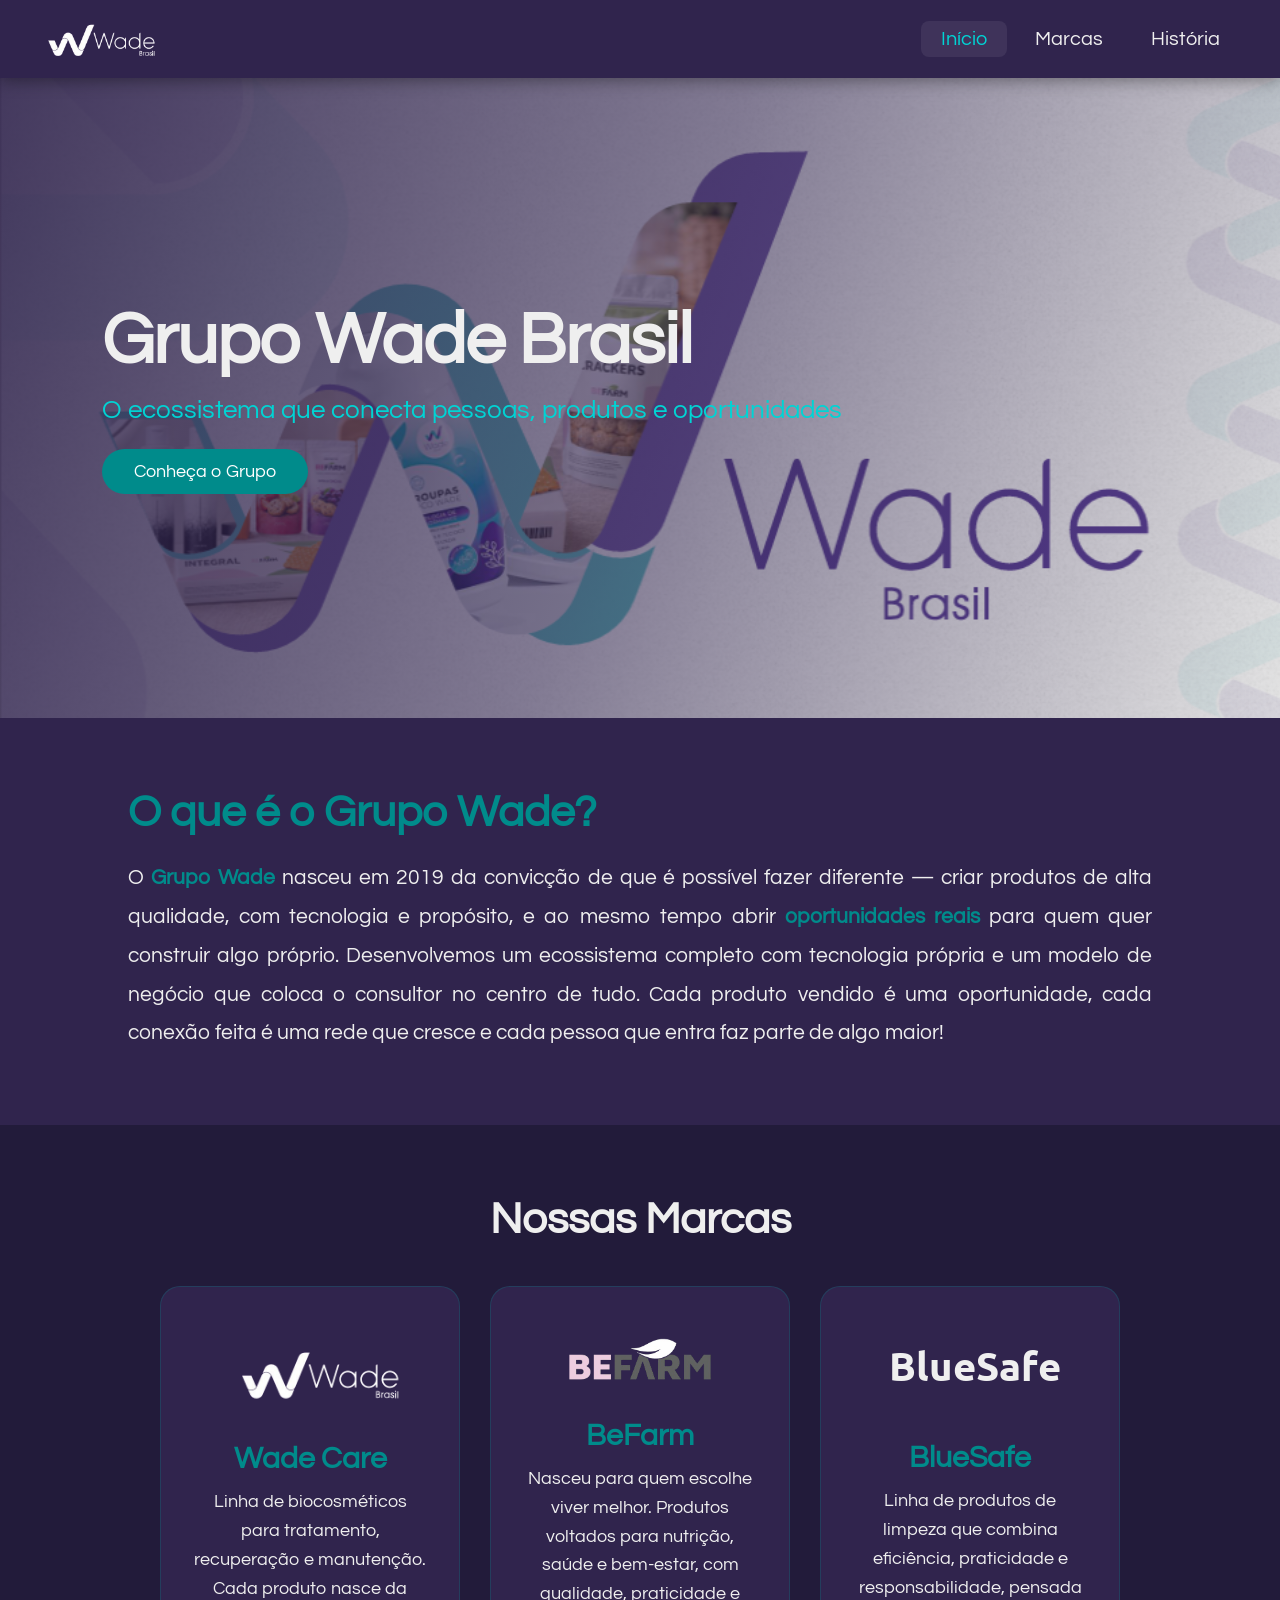
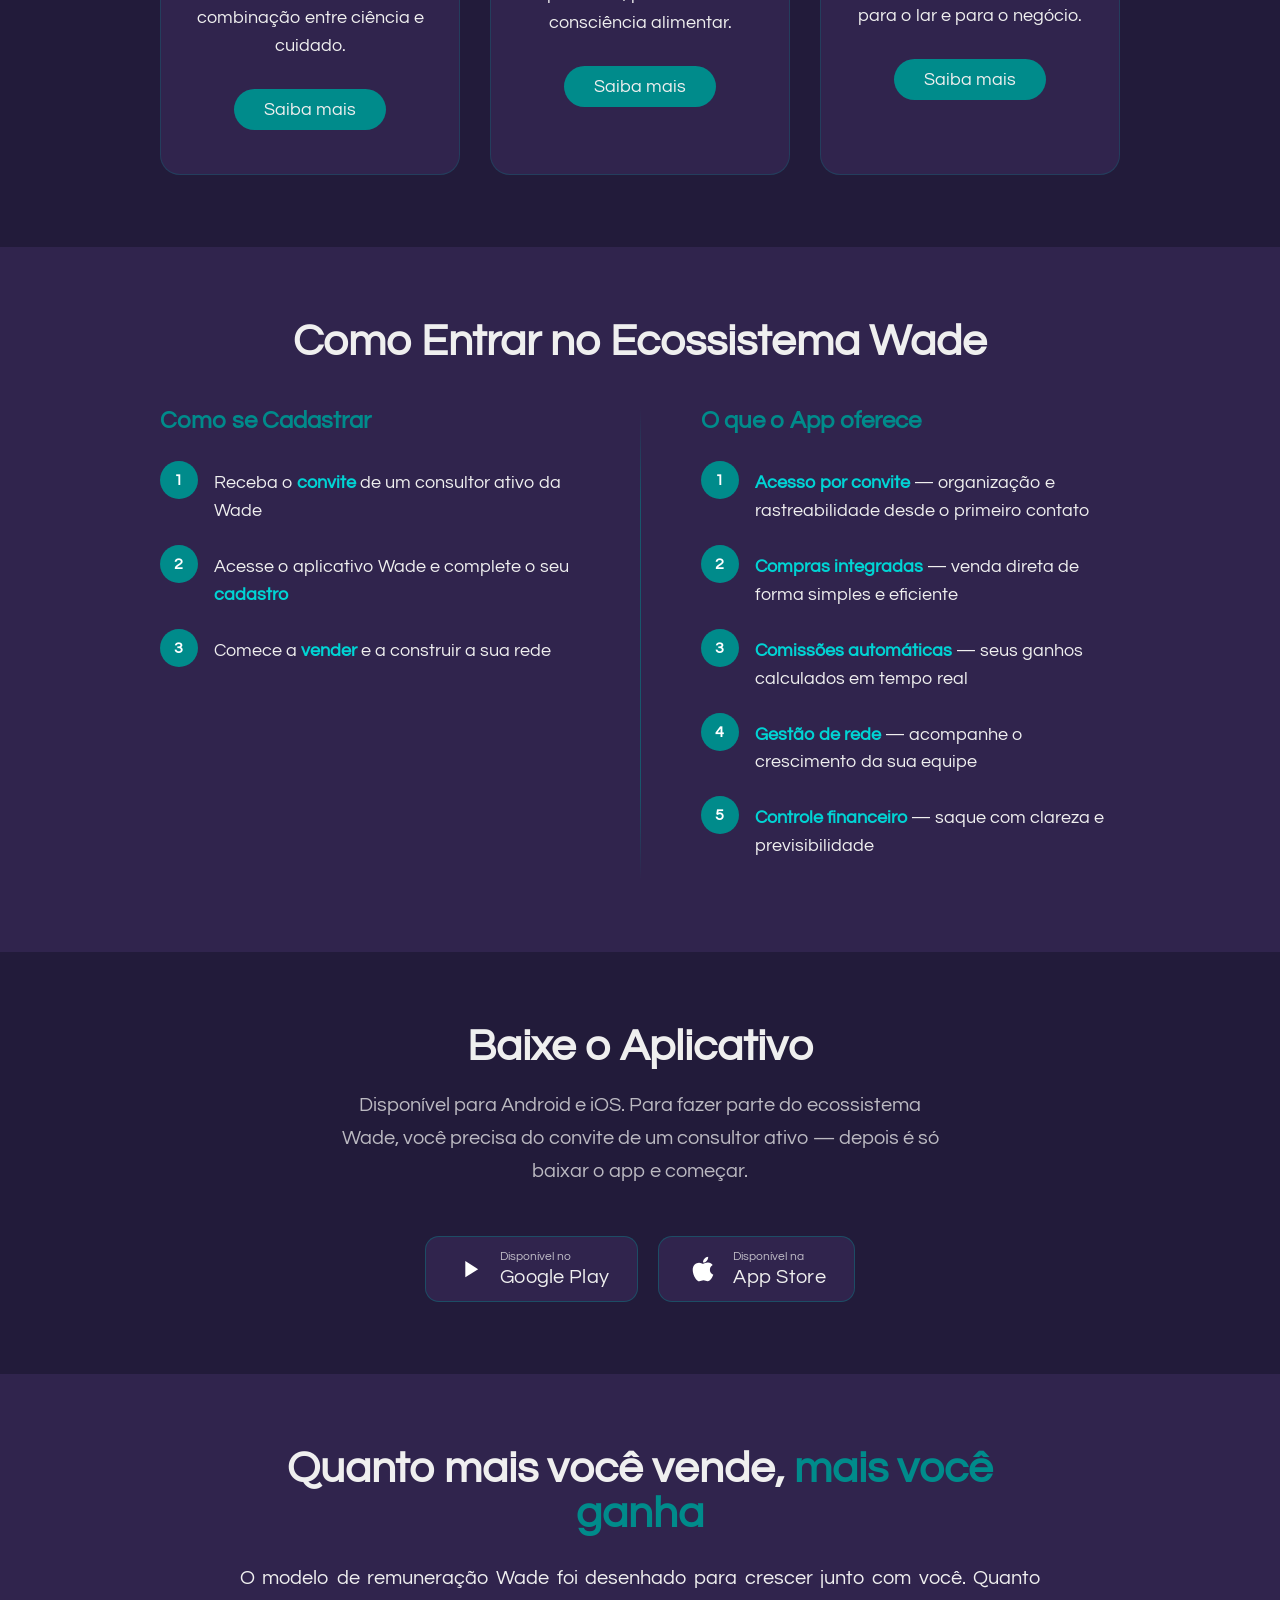
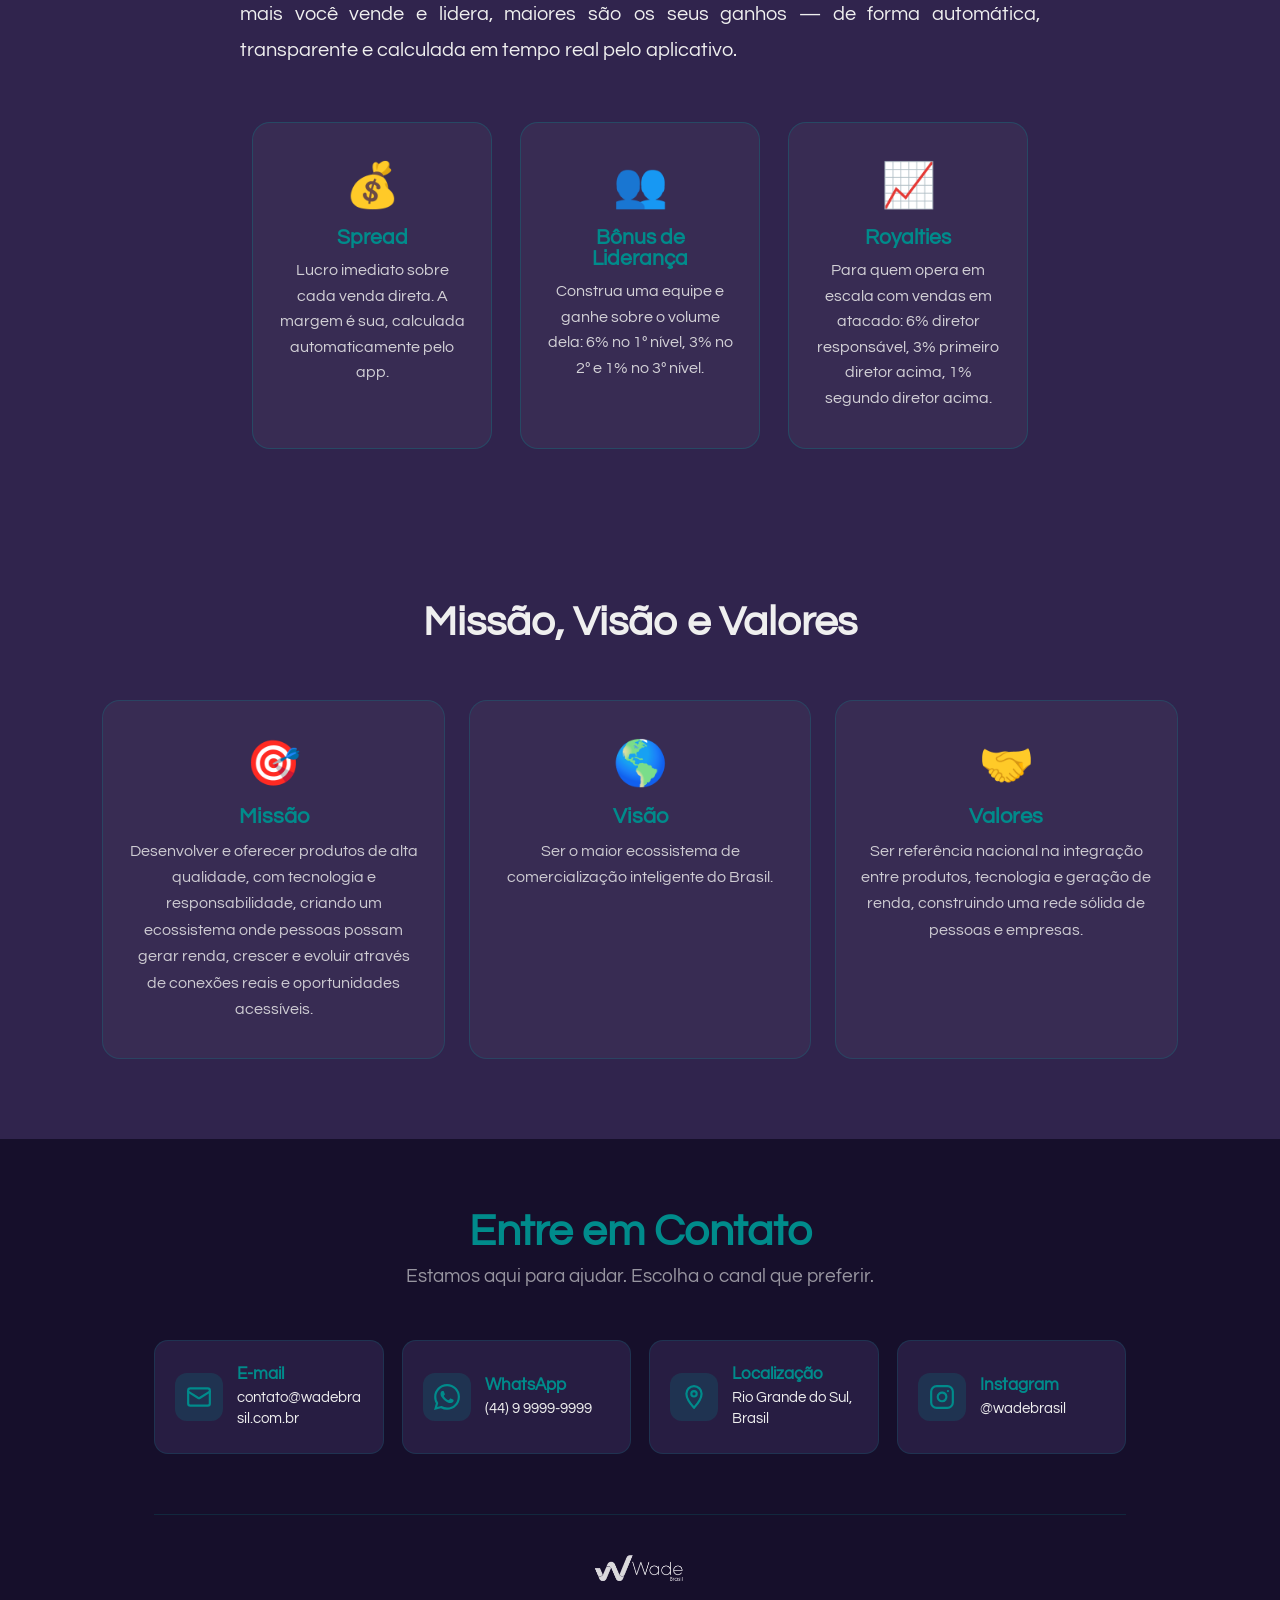
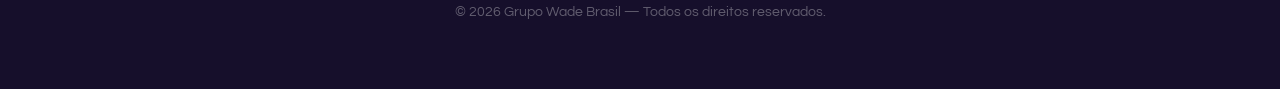
<file: index.html>
<!DOCTYPE html>
<html lang="pt-BR">
<head>
    <meta charset="UTF-8">
    <meta name="viewport" content="width=device-width, initial-scale=1.0">
    <title>Grupo Wade Brasil</title>
    <link rel="stylesheet" href="css/pagina_inicial.css">
    <link rel="preconnect" href="https://fonts.googleapis.com">
    <link rel="preconnect" href="https://fonts.gstatic.com" crossorigin>
<link href="https://fonts.googleapis.com/css2?family=Questrial&family=Ubuntu:ital,wght@0,300;0,400;0,500;0,700;1,300;1,400;1,500;1,700&display=swap" rel="stylesheet">
</head>
<body>

  <nav class="barra">
        <a href="pagina_inicial.html" class="nav-logo-link">
            <img src="img/marcas/logo.png" alt="Wade Brasil" class="nav-logo">
        </a>
        <ul class="nav-links">
           <li><a href="index.html" class="nav-item active">Início</a></li>
            <li><a href="html/pagina_marcas.html" class="nav-item">Marcas</a></li>
            <li><a href="html/pagina_historia.html" class="nav-item">História</a></li>
        </ul>
  </nav>

<section class="hero-container" id="inicio">
    <div class="hero-overlay">
        <h1 class="hero-titulo">Grupo Wade Brasil</h1>
        <p class="hero-sub">O ecossistema que conecta pessoas, produtos e oportunidades</p>
        <a href="#sobre" class="hero-cta">Conheça o Grupo</a>
    </div>
</section>

<section class="sobre" id="sobre">
    <div class="sobre-content">
        <h2>O que é o Grupo Wade?</h2>
        <p>
            O <span>Grupo Wade</span> nasceu em 2019 da convicção de que é possível fazer diferente — criar
            produtos de alta qualidade, com tecnologia e propósito, e ao mesmo tempo abrir
            <span>oportunidades reais</span> para quem quer construir algo próprio.
            Desenvolvemos um ecossistema completo com tecnologia própria e um modelo de negócio que
            coloca o consultor no centro de tudo. Cada produto vendido é uma oportunidade, cada
            conexão feita é uma rede que cresce e cada pessoa que entra faz parte de algo maior!
        </p>
    </div>
</section>

<section class="marcas-sec" id="marcas">
    <h2 class="sec-titulo">Nossas Marcas</h2>
    <div class="marcas-grid">
        <div class="marca-card">
            <div class="marca-icone"><img src="img/marcas/logo.png" alt=""></div>
            <h3>Wade Care</h3>
            <p>Linha de biocosméticos para tratamento, recuperação e manutenção. Cada produto nasce da combinação entre ciência e cuidado.</p>
            <a href="html/pagina_marcas.html" class="btn-saiba">Saiba mais</a>
        </div>
        <div class="marca-card">
            <div class="marca-icone"><img src="img/marcas/Logo_befarm.png" alt="Logo BeFarm"></div>
            <h3>BeFarm</h3>
            <p>Nasceu para quem escolhe viver melhor. Produtos voltados para nutrição, saúde e bem-estar, com qualidade, praticidade e consciência alimentar.</p>
            <a href="html/pagina_marcas.html" class="btn-saiba">Saiba mais</a>
        </div>
        <div class="marca-card">
            <div class="marca-icone"><h1> BlueSafe</h1></div>
            <h3>BlueSafe</h3>
            <p>Linha de produtos de limpeza que combina eficiência, praticidade e responsabilidade, pensada para o lar e para o negócio.</p>
            <a href="html/pagina_marcas.html" class="btn-saiba">Saiba mais</a>
        </div>
    </div>
</section>

<section class="app-sec" id="app">
    <h2 class="sec-titulo claro">Como Entrar no Ecossistema Wade</h2>
    <div class="steps-wrapper">
        <div class="steps-col">
            <h3 class="steps-sub"> Como se Cadastrar</h3>
            <div class="step">
                <div class="step-num">1</div>
                <div class="step-texto">Receba o <strong>convite</strong> de um consultor ativo da Wade</div>
            </div>
            <div class="step">
                <div class="step-num">2</div>
                <div class="step-texto">Acesse o aplicativo Wade e complete o seu <strong>cadastro</strong></div>
            </div>
            <div class="step">
                <div class="step-num">3</div>
                <div class="step-texto">Comece a <strong>vender</strong> e a construir a sua rede</div>
            </div>
        </div>
        <div class="divider-v"></div>
        <div class="steps-col">
            <h3 class="steps-sub"> O que o App oferece</h3>
            <div class="step">
                <div class="step-num">1</div>
                <div class="step-texto"><strong>Acesso por convite</strong> — organização e rastreabilidade desde o primeiro contato</div>
            </div>
            <div class="step">
                <div class="step-num">2</div>
                <div class="step-texto"><strong>Compras integradas</strong> — venda direta de forma simples e eficiente</div>
            </div>
            <div class="step">
                <div class="step-num">3</div>
                <div class="step-texto"><strong>Comissões automáticas</strong> — seus ganhos calculados em tempo real</div>
            </div>
            <div class="step">
                <div class="step-num">4</div>
                <div class="step-texto"><strong>Gestão de rede</strong> — acompanhe o crescimento da sua equipe</div>
            </div>
            <div class="step">
                <div class="step-num">5</div>
                <div class="step-texto"><strong>Controle financeiro</strong> — saque com clareza e previsibilidade</div>
            </div>
        </div>
    </div>
</section>

<section class="download-sec" id="download">
    <div class="download-content">
        <h2>Baixe o Aplicativo</h2>
        <p>Disponível para Android e iOS. Para fazer parte do ecossistema Wade, você precisa do convite de um consultor ativo — depois é só baixar o app e começar.</p>
        <div class="badges">
            <a href="https://play.google.com/store/apps/details?id=com.wadebrasil.wade_mobile_android&hl=pt_BR&pli=1"
               class="badge" target="_blank" rel="noopener noreferrer">
                <span class="badge-icon">
                    <svg xmlns="http://www.w3.org/2000/svg" width="28" height="28" viewBox="0 0 24 24" fill="#ffffff">
                        <path d="M8 5.14v14l11-7-11-7z"/>
                    </svg>
                </span>
                <span class="badge-text">
                    <small>Disponível no</small>
                    <strong>Google Play</strong>
                </span>
            </a>
            <a href="https://apps.apple.com/br/app/wade/id6751115079"
               class="badge" target="_blank" rel="noopener noreferrer">
                <span class="badge-icon">
                    <svg xmlns="http://www.w3.org/2000/svg" width="26" height="28" viewBox="0 0 384 512">
                        <path fill="#ffffff" d="M318.7 268.7c-.2-36.7 16.4-64.4 50-84.8-18.8-26.9-47.2-41.7-84.7-44.6-35.5-2.8-74.3 20.7-88.5 20.7-15 0-49.4-19.7-76.4-19.7C63.3 141.2 4 184.8 4 273.5q0 39.3 14.4 81.2c12.8 36.7 59 126.7 107.2 125.2 25.2-.6 43-17.9 75.8-17.9 31.8 0 48.3 17.9 76.4 17.9 48.6-.7 90.4-82.5 102.6-119.3-65.2-30.7-61.7-90-61.7-91.9zm-56.6-164.2c27.3-32.4 24.8-61.9 24-72.5-24.1 1.4-52 16.4-67.9 34.9-17.5 19.8-27.8 44.3-25.6 71.9 26.1 2 49.9-11.4 69.5-34.3z"/>
                    </svg>
                </span>
                <span class="badge-text">
                    <small>Disponível na</small>
                    <strong>App Store</strong>
                </span>
            </a>
        </div>
    </div>
</section>

<section class="revenda-sec" id="revenda">
    <div class="revenda-texto">
        <h2>Quanto mais você vende, <span>mais você ganha</span></h2>
        <p>
            O modelo de remuneração Wade foi desenhado para crescer junto com você.
            Quanto mais você vende e lidera, maiores são os seus ganhos — de forma
            automática, transparente e calculada em tempo real pelo aplicativo.
        </p>
    </div>
    <div class="features-grid">
        <div class="feature">
            <div class="feature-icone">💰</div>
            <h4>Spread</h4>
            <p>Lucro imediato sobre cada venda direta. A margem é sua, calculada automaticamente pelo app.</p>
        </div>
        <div class="feature">
            <div class="feature-icone">👥</div>
            <h4>Bônus de Liderança</h4>
            <p>Construa uma equipe e ganhe sobre o volume dela: 6% no 1º nível, 3% no 2º e 1% no 3º nível.</p>
        </div>
        <div class="feature">
            <div class="feature-icone">📈</div>
            <h4>Royalties</h4>
            <p>Para quem opera em escala com vendas em atacado: 6% diretor responsável, 3% primeiro diretor acima, 1% segundo diretor acima.</p>
        </div>
    </div>
</section>


<section class="valores-sec">
    <div class="valores-inner">
        <h2 class="hist-sec-titulo claro">Missão, Visão e Valores</h2>
        <div class="valores-grid">
            <div class="valor-card">
                <div class="valor-icone">🎯</div>
                <h3>Missão</h3>
                <p>Desenvolver e oferecer produtos de alta qualidade, com tecnologia e responsabilidade, criando um ecossistema onde pessoas possam gerar renda, crescer e evoluir através de conexões reais e oportunidades acessíveis.</p>
            </div>
            <div class="valor-card">
                <div class="valor-icone">🌎</div>
                <h3>Visão</h3>
                <p>Ser o maior ecossistema de comercialização inteligente do Brasil.</p>
            </div>
            <div class="valor-card">
                <div class="valor-icone">🤝</div>
                <h3>Valores</h3>
                <p>Ser referência nacional na integração entre produtos, tecnologia e geração de renda, construindo uma rede sólida de pessoas e empresas.</p>
            </div>
        </div>
    </div>
</section>

<footer class="contatos-sec" id="contatos">
    <div class="contatos-inner">

        <div class="contatos-header">
            <h2>Entre em Contato</h2>
            <p class="contatos-sub">Estamos aqui para ajudar. Escolha o canal que preferir.</p>
        </div>

        <div class="contatos-grid">

            <a href="mailto:contato@wadebrasil.com.br" class="contato-card">
                <div class="contato-icon-wrap">
                    <svg width="26" height="26" viewBox="0 0 24 24" fill="none" stroke="currentColor" stroke-width="2" stroke-linecap="round" stroke-linejoin="round">
                        <rect x="2" y="4" width="20" height="16" rx="2"/>
                        <path d="M22 7l-8.97 5.7a1.94 1.94 0 0 1-2.06 0L2 7"/>
                    </svg>
                </div>
                <div class="contato-info">
                    <h4>E-mail</h4>
                    <p>contato@wadebrasil.com.br</p>
                </div>
            </a>

            <a href="https://wa.me/5544999999999" class="contato-card" target="_blank" rel="noopener">
                <div class="contato-icon-wrap">
                    <svg width="26" height="26" viewBox="0 0 24 24" fill="currentColor">
                        <path d="M17.472 14.382c-.297-.149-1.758-.867-2.03-.967-.273-.099-.471-.148-.67.15-.197.297-.767.966-.94 1.164-.173.199-.347.223-.644.075-.297-.15-1.255-.463-2.39-1.475-.883-.788-1.48-1.761-1.653-2.059-.173-.297-.018-.458.13-.606.134-.133.298-.347.446-.52.149-.174.198-.298.298-.497.099-.198.05-.371-.025-.52-.075-.149-.669-1.612-.916-2.207-.242-.579-.487-.5-.669-.51a12.8 12.8 0 0 0-.57-.01c-.198 0-.52.074-.792.372-.272.297-1.04 1.016-1.04 2.479 0 1.462 1.065 2.875 1.213 3.074.149.198 2.096 3.2 5.077 4.487.709.306 1.262.489 1.694.625.712.227 1.36.195 1.871.118.571-.085 1.758-.719 2.006-1.413.248-.694.248-1.289.173-1.413-.074-.124-.272-.198-.57-.347m-5.421 7.403h-.004a9.87 9.87 0 0 1-5.031-1.378l-.361-.214-3.741.982.998-3.648-.235-.374a9.86 9.86 0 0 1-1.51-5.26c.001-5.45 4.436-9.884 9.888-9.884 2.64 0 5.122 1.03 6.988 2.898a9.825 9.825 0 0 1 2.893 6.994c-.003 5.45-4.437 9.884-9.885 9.884m8.413-18.297A11.815 11.815 0 0 0 12.05 0C5.495 0 .16 5.335.157 11.892c0 2.096.547 4.142 1.588 5.945L.057 24l6.305-1.654a11.882 11.882 0 0 0 5.683 1.448h.005c6.554 0 11.89-5.335 11.893-11.893a11.821 11.821 0 0 0-3.48-8.413z"/>
                    </svg>
                </div>
                <div class="contato-info">
                    <h4>WhatsApp</h4>
                    <p>(44) 9 9999-9999</p>
                </div>
            </a>

            <div class="contato-card no-link">
                <div class="contato-icon-wrap">
                    <svg width="26" height="26" viewBox="0 0 24 24" fill="none" stroke="currentColor" stroke-width="2" stroke-linecap="round" stroke-linejoin="round">
                        <path d="M12 2C8.13 2 5 5.13 5 9c0 5.25 7 13 7 13s7-7.75 7-13c0-3.87-3.13-7-7-7z"/>
                        <circle cx="12" cy="9" r="2.5"/>
                    </svg>
                </div>
                <div class="contato-info">
                    <h4>Localização</h4>
                    <p>Rio Grande do Sul, Brasil</p>
                </div>
            </div>

            <a href="https://instagram.com/wadebrasil" class="contato-card" target="_blank" rel="noopener">
                <div class="contato-icon-wrap">
                    <svg width="26" height="26" viewBox="0 0 24 24" fill="none" stroke="currentColor" stroke-width="2" stroke-linecap="round" stroke-linejoin="round">
                        <rect x="2" y="2" width="20" height="20" rx="5" ry="5"/>
                        <path d="M16 11.37A4 4 0 1 1 12.63 8 4 4 0 0 1 16 11.37z"/>
                        <line x1="17.5" y1="6.5" x2="17.51" y2="6.5"/>
                    </svg>
                </div>
                <div class="contato-info">
                    <h4>Instagram</h4>
                    <p>@wadebrasil</p>
                </div>
            </a>

        </div>

        <div class="rodape">
            <img src="img/marcas/logo.png" alt="Wade Brasil" class="footer-logo">
            <p>© 2026 Grupo Wade Brasil — Todos os direitos reservados.</p>
        </div>

    </div>
</footer>

</body>
</html>
</file>
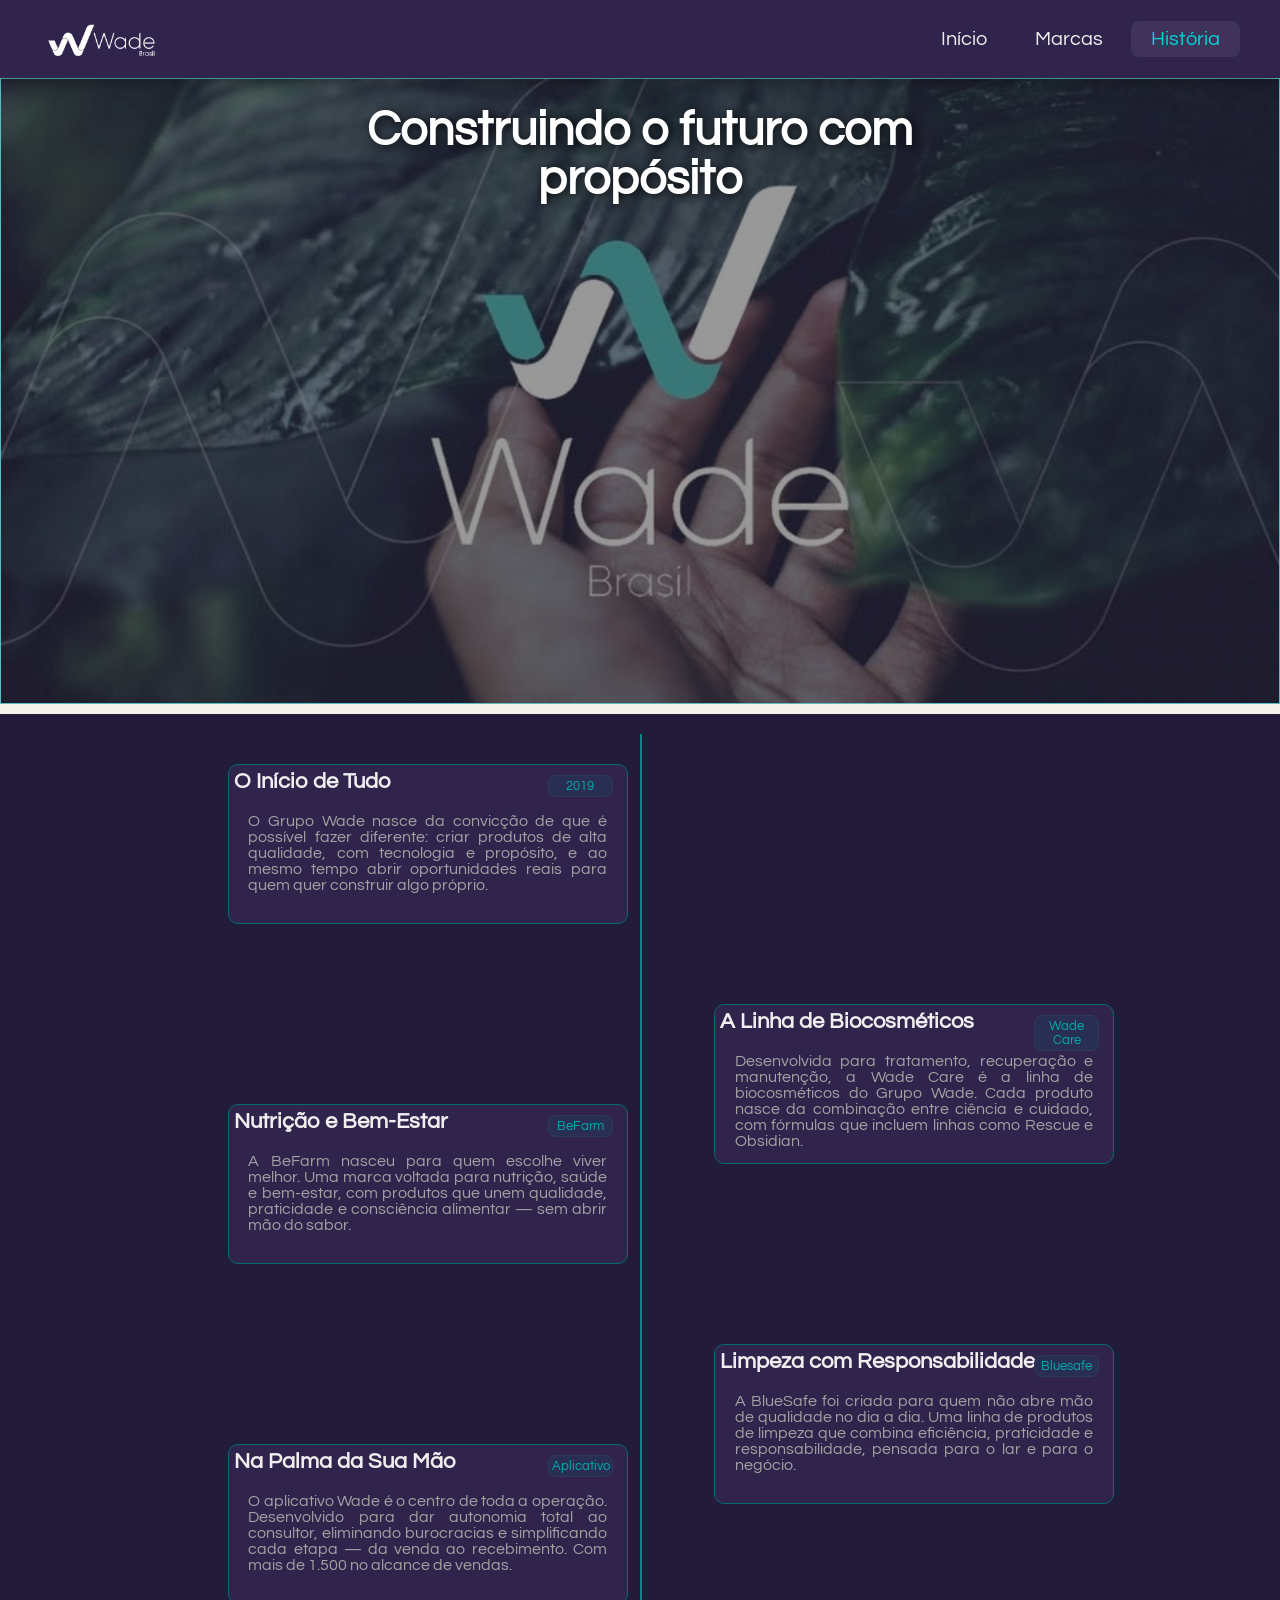
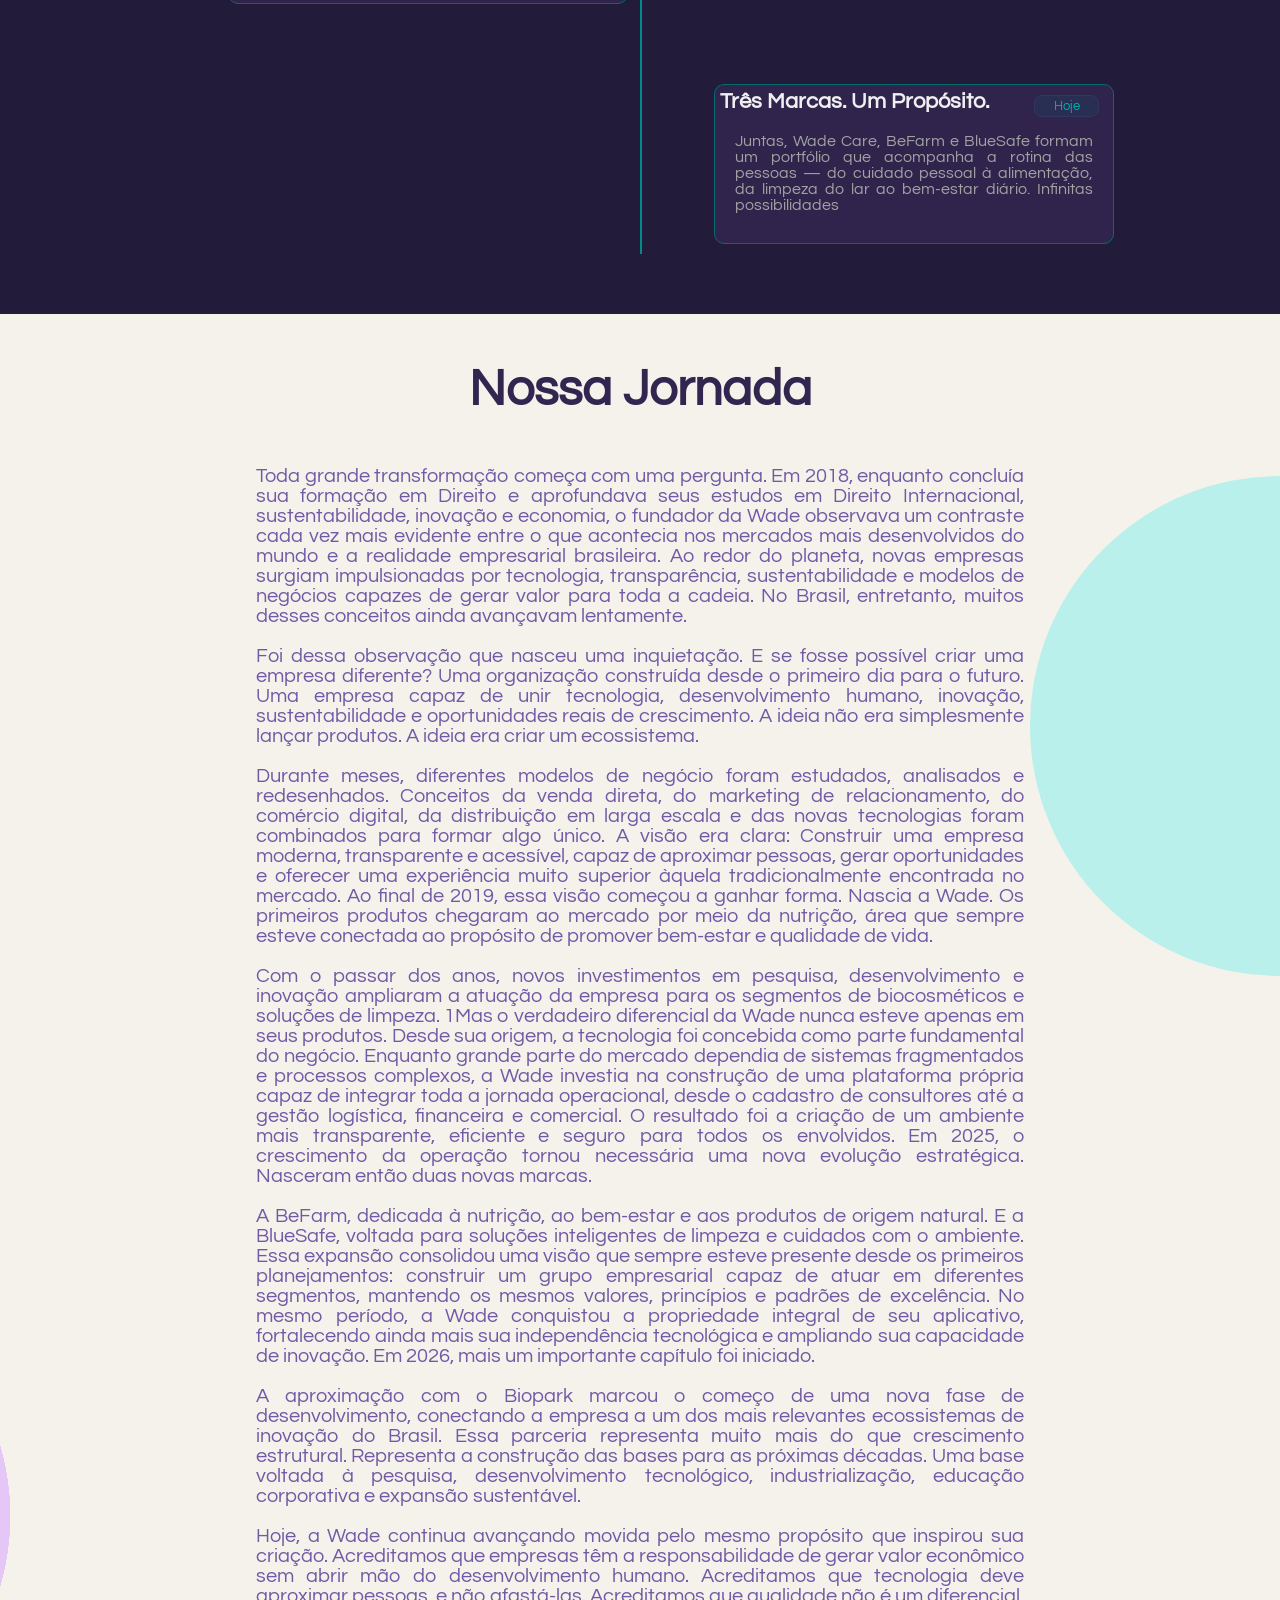
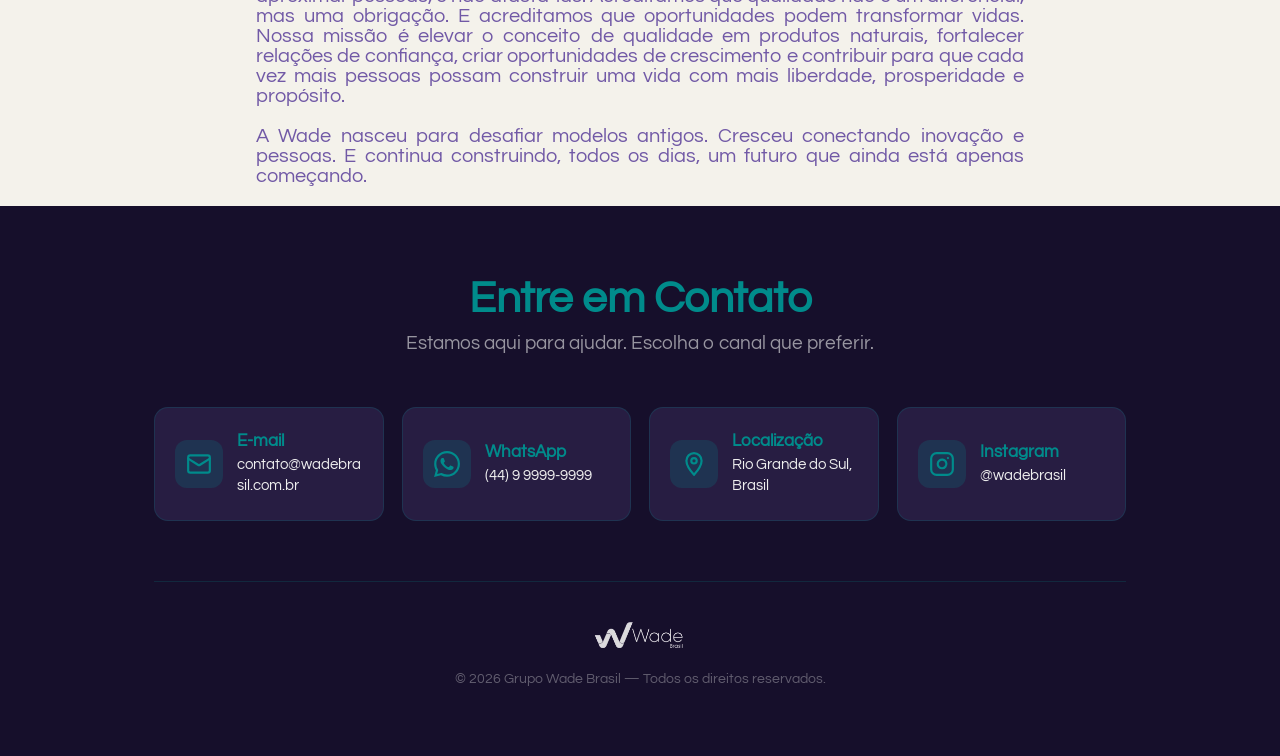
<file: pagina_historia.html>
<!DOCTYPE html>
<html lang="pt-BR">
<head>
    <meta charset="UTF-8">
    <meta name="viewport" content="width=device-width, initial-scale=1.0">
    <title>História do Grupo Wade</title>
    <link rel="stylesheet" href="pagina_historia.css">
</head>
<body>
    <nav class="barra">
        <a href="index.html" class="nav-logo-link">
            <img src="img/marcas/logo.png" alt="Wade Brasil" class="nav-logo">
        </a>
        <ul class="nav-links">
           <li><a href="pagina_inicial.html" class="nav-item">Início</a></li>
            <li><a href="pagina_marcas.html" class="nav-item">Marcas</a></li>
            <li><a href="pagina_historia.html" class="nav-item active">História</a></li>
        </ul>
    </nav>

    <div class="inicio">
    <img class="inicio.img" src="img/hero.jpg">

    <h2>Construindo o futuro com propósito</h2>
    </div>

    <section class="linha_tempo">
        <div class="p1">
            <p class="detalhe">2019</p>
            <h2>O Início de Tudo</h2>
            <p class="funciona_pfvr">O Grupo Wade nasce da convicção de que é possível fazer diferente: criar produtos de alta qualidade, com tecnologia e propósito, e ao mesmo tempo abrir oportunidades reais para quem quer construir algo próprio.</p>
        </div>

         <div class="p2">
            <p class="detalhe">Wade Care</p>
            <h2>A Linha de Biocosméticos</h2>
            <p class="funciona_pfvr">Desenvolvida para tratamento, recuperação e manutenção, a Wade Care é a linha de biocosméticos do Grupo Wade. Cada produto nasce da combinação entre ciência e cuidado, com fórmulas que incluem linhas como Rescue e Obsidian.</p>
        </div>

         <div class="p3">
            <p class="detalhe">BeFarm</p>
            <h2>Nutrição e Bem-Estar</h2>
            <p class="funciona_pfvr">A BeFarm nasceu para quem escolhe viver melhor. Uma marca voltada para nutrição, saúde e bem-estar, com produtos que unem qualidade, praticidade e consciência alimentar — sem abrir mão do sabor.</p>
        </div>

        <div class="p4">
            <p class="detalhe">Bluesafe</p>
            <h2>Limpeza com Responsabilidade</h2>
            <p class="funciona_pfvr">A BlueSafe foi criada para quem não abre mão de qualidade no dia a dia. Uma linha de produtos de limpeza que combina eficiência, praticidade e responsabilidade, pensada para o lar e para o negócio.</p>
        </div>

        <div class="p5">
            <p class="detalhe">Aplicativo</p>
            <h2>Na Palma da Sua Mão</h2>
            <p class="funciona_pfvr">O aplicativo Wade é o centro de toda a operação. Desenvolvido para dar autonomia total ao consultor, eliminando burocracias e simplificando cada etapa — da venda ao recebimento. Com mais de 1.500 no alcance de vendas.

            </p>
        </div>

        <div class="p6">
            <p class="detalhe">Hoje</p>
            <h2>Três Marcas. Um Propósito.</h2>
            <p class="funciona_pfvr">Juntas, Wade Care, BeFarm e BlueSafe formam um portfólio que acompanha a rotina das pessoas — do cuidado pessoal à alimentação, da limpeza do lar ao bem-estar diário. Infinitas possibilidades</p>
        </div>
        
    </section>

    
    <h1 class = "titulo_inicial">Nossa Jornada</h1>
    <div class="texto">
        <p>Toda grande transformação começa com uma pergunta. Em 2018, enquanto concluía sua formação em Direito e aprofundava seus estudos em Direito Internacional, sustentabilidade, inovação e economia, o fundador da Wade observava um contraste cada vez mais evidente entre o que acontecia nos mercados mais desenvolvidos do mundo e a realidade empresarial brasileira. Ao redor do planeta, novas empresas surgiam impulsionadas por tecnologia, transparência, sustentabilidade e modelos de negócios capazes de gerar valor para toda a cadeia. No Brasil, entretanto, muitos desses conceitos ainda avançavam lentamente. </p>
        <br>


        <p>
            Foi dessa observação que nasceu uma inquietação. E se fosse possível criar uma empresa diferente? Uma organização construída desde o primeiro dia para o futuro. Uma empresa capaz de unir tecnologia, desenvolvimento humano, inovação, sustentabilidade e oportunidades reais de crescimento. A ideia não era simplesmente lançar produtos. A ideia era criar um ecossistema.
        </p>
        <br>
        <p>Durante meses, diferentes modelos de negócio foram estudados, analisados e redesenhados. Conceitos da venda direta, do marketing de relacionamento, do comércio digital, da distribuição em larga escala e das novas tecnologias foram combinados para formar algo único. A visão era clara: Construir uma empresa moderna, transparente e acessível, capaz de aproximar pessoas, gerar oportunidades e oferecer uma experiência muito superior àquela tradicionalmente encontrada no mercado. Ao final de 2019, essa visão começou a ganhar forma. Nascia a Wade. Os primeiros produtos chegaram ao mercado por meio da nutrição, área que sempre esteve conectada ao propósito de promover bem-estar e qualidade de vida. </p>
        <br>
        <p>
            Com o passar dos anos, novos investimentos em pesquisa, desenvolvimento e inovação ampliaram a atuação da empresa para os segmentos de biocosméticos e soluções de limpeza. 1Mas o verdadeiro diferencial da Wade nunca esteve apenas em seus produtos. Desde sua origem, a tecnologia foi concebida como parte fundamental do negócio. Enquanto grande parte do mercado dependia de sistemas fragmentados e processos complexos, a Wade investia na construção de uma plataforma própria capaz de integrar toda a jornada operacional, desde o cadastro de consultores até a gestão logística, financeira e comercial. O resultado foi a criação de um ambiente mais transparente, eficiente e seguro para todos os envolvidos. Em 2025, o crescimento da operação tornou necessária uma nova evolução estratégica. Nasceram então duas novas marcas. 
        </p>
        <br>
        <p>A BeFarm, dedicada à nutrição, ao bem-estar e aos produtos de origem natural. E a BlueSafe, voltada para soluções inteligentes de limpeza e cuidados com o ambiente. Essa expansão consolidou uma visão que sempre esteve presente desde os primeiros planejamentos: construir um grupo empresarial capaz de atuar em diferentes segmentos, mantendo os mesmos valores, princípios e padrões de excelência. No mesmo período, a Wade conquistou a propriedade integral de seu aplicativo, fortalecendo ainda mais sua independência tecnológica e ampliando sua capacidade de inovação. Em 2026, mais um importante capítulo foi iniciado. </p>
        <br>
        <p>A aproximação com o Biopark marcou o começo de uma nova fase de desenvolvimento, conectando a empresa a um dos mais relevantes ecossistemas de inovação do Brasil. Essa parceria representa muito mais do que crescimento estrutural. Representa a construção das bases para as próximas décadas. Uma base voltada à pesquisa, desenvolvimento tecnológico, industrialização, educação corporativa e expansão sustentável.</p>
        <br>
        <p>Hoje, a Wade continua avançando movida pelo mesmo propósito que inspirou sua criação. Acreditamos que empresas têm a responsabilidade de gerar valor econômico sem abrir mão do desenvolvimento humano. Acreditamos que tecnologia deve aproximar pessoas, e não afastá-las. Acreditamos que qualidade não é um diferencial, mas uma obrigação. E acreditamos que oportunidades podem transformar vidas. Nossa missão é elevar o conceito de qualidade em produtos naturais, fortalecer relações de confiança, criar oportunidades de crescimento e contribuir para que cada vez mais pessoas possam construir uma vida com mais liberdade, prosperidade e propósito.</p>
        <br>
        <p> A Wade nasceu para desafiar modelos antigos. Cresceu conectando inovação e pessoas. E continua construindo, todos os dias, um futuro que ainda está apenas começando.</p>
    </div>

    <!-- Rodape produzido por Gabriel -->

    <footer class="contatos-sec" id="contatos">
    <div class="contatos-inner">

        <div class="contatos-header">
            <h2>Entre em Contato</h2>
            <p class="contatos-sub">Estamos aqui para ajudar. Escolha o canal que preferir.</p>
        </div>

        <div class="contatos-grid">

            <a href="mailto:contato@wadebrasil.com.br" class="contato-card">
                <div class="contato-icon-wrap">
                    <svg width="26" height="26" viewBox="0 0 24 24" fill="none" stroke="currentColor" stroke-width="2" stroke-linecap="round" stroke-linejoin="round">
                        <rect x="2" y="4" width="20" height="16" rx="2"/>
                        <path d="M22 7l-8.97 5.7a1.94 1.94 0 0 1-2.06 0L2 7"/>
                    </svg>
                </div>
                <div class="contato-info">
                    <h4>E-mail</h4>
                    <p>contato@wadebrasil.com.br</p>
                </div>
            </a>

            <a href="https://wa.me/5544999999999" class="contato-card" target="_blank" rel="noopener">
                <div class="contato-icon-wrap">
                    <svg width="26" height="26" viewBox="0 0 24 24" fill="currentColor">
                        <path d="M17.472 14.382c-.297-.149-1.758-.867-2.03-.967-.273-.099-.471-.148-.67.15-.197.297-.767.966-.94 1.164-.173.199-.347.223-.644.075-.297-.15-1.255-.463-2.39-1.475-.883-.788-1.48-1.761-1.653-2.059-.173-.297-.018-.458.13-.606.134-.133.298-.347.446-.52.149-.174.198-.298.298-.497.099-.198.05-.371-.025-.52-.075-.149-.669-1.612-.916-2.207-.242-.579-.487-.5-.669-.51a12.8 12.8 0 0 0-.57-.01c-.198 0-.52.074-.792.372-.272.297-1.04 1.016-1.04 2.479 0 1.462 1.065 2.875 1.213 3.074.149.198 2.096 3.2 5.077 4.487.709.306 1.262.489 1.694.625.712.227 1.36.195 1.871.118.571-.085 1.758-.719 2.006-1.413.248-.694.248-1.289.173-1.413-.074-.124-.272-.198-.57-.347m-5.421 7.403h-.004a9.87 9.87 0 0 1-5.031-1.378l-.361-.214-3.741.982.998-3.648-.235-.374a9.86 9.86 0 0 1-1.51-5.26c.001-5.45 4.436-9.884 9.888-9.884 2.64 0 5.122 1.03 6.988 2.898a9.825 9.825 0 0 1 2.893 6.994c-.003 5.45-4.437 9.884-9.885 9.884m8.413-18.297A11.815 11.815 0 0 0 12.05 0C5.495 0 .16 5.335.157 11.892c0 2.096.547 4.142 1.588 5.945L.057 24l6.305-1.654a11.882 11.882 0 0 0 5.683 1.448h.005c6.554 0 11.89-5.335 11.893-11.893a11.821 11.821 0 0 0-3.48-8.413z"/>
                    </svg>
                </div>
                <div class="contato-info">
                    <h4>WhatsApp</h4>
                    <p>(44) 9 9999-9999</p>
                </div>
            </a>

            <div class="contato-card no-link">
                <div class="contato-icon-wrap">
                    <svg width="26" height="26" viewBox="0 0 24 24" fill="none" stroke="currentColor" stroke-width="2" stroke-linecap="round" stroke-linejoin="round">
                        <path d="M12 2C8.13 2 5 5.13 5 9c0 5.25 7 13 7 13s7-7.75 7-13c0-3.87-3.13-7-7-7z"/>
                        <circle cx="12" cy="9" r="2.5"/>
                    </svg>
                </div>
                <div class="contato-info">
                    <h4>Localização</h4>
                    <p>Rio Grande do Sul, Brasil</p>
                </div>
            </div>

            <a href="https://instagram.com/wadebrasil" class="contato-card" target="_blank" rel="noopener">
                <div class="contato-icon-wrap">
                    <svg width="26" height="26" viewBox="0 0 24 24" fill="none" stroke="currentColor" stroke-width="2" stroke-linecap="round" stroke-linejoin="round">
                        <rect x="2" y="2" width="20" height="20" rx="5" ry="5"/>
                        <path d="M16 11.37A4 4 0 1 1 12.63 8 4 4 0 0 1 16 11.37z"/>
                        <line x1="17.5" y1="6.5" x2="17.51" y2="6.5"/>
                    </svg>
                </div>
                <div class="contato-info">
                    <h4>Instagram</h4>
                    <p>@wadebrasil</p>
                </div>
            </a>

        </div>

        <div class="rodape">
            <img src="img/marcas/logo.png" alt="Wade Brasil" class="footer-logo">
            <p>© 2026 Grupo Wade Brasil — Todos os direitos reservados.</p>
        </div>

    </div>
</footer>
 
</body>
</html>
</file>
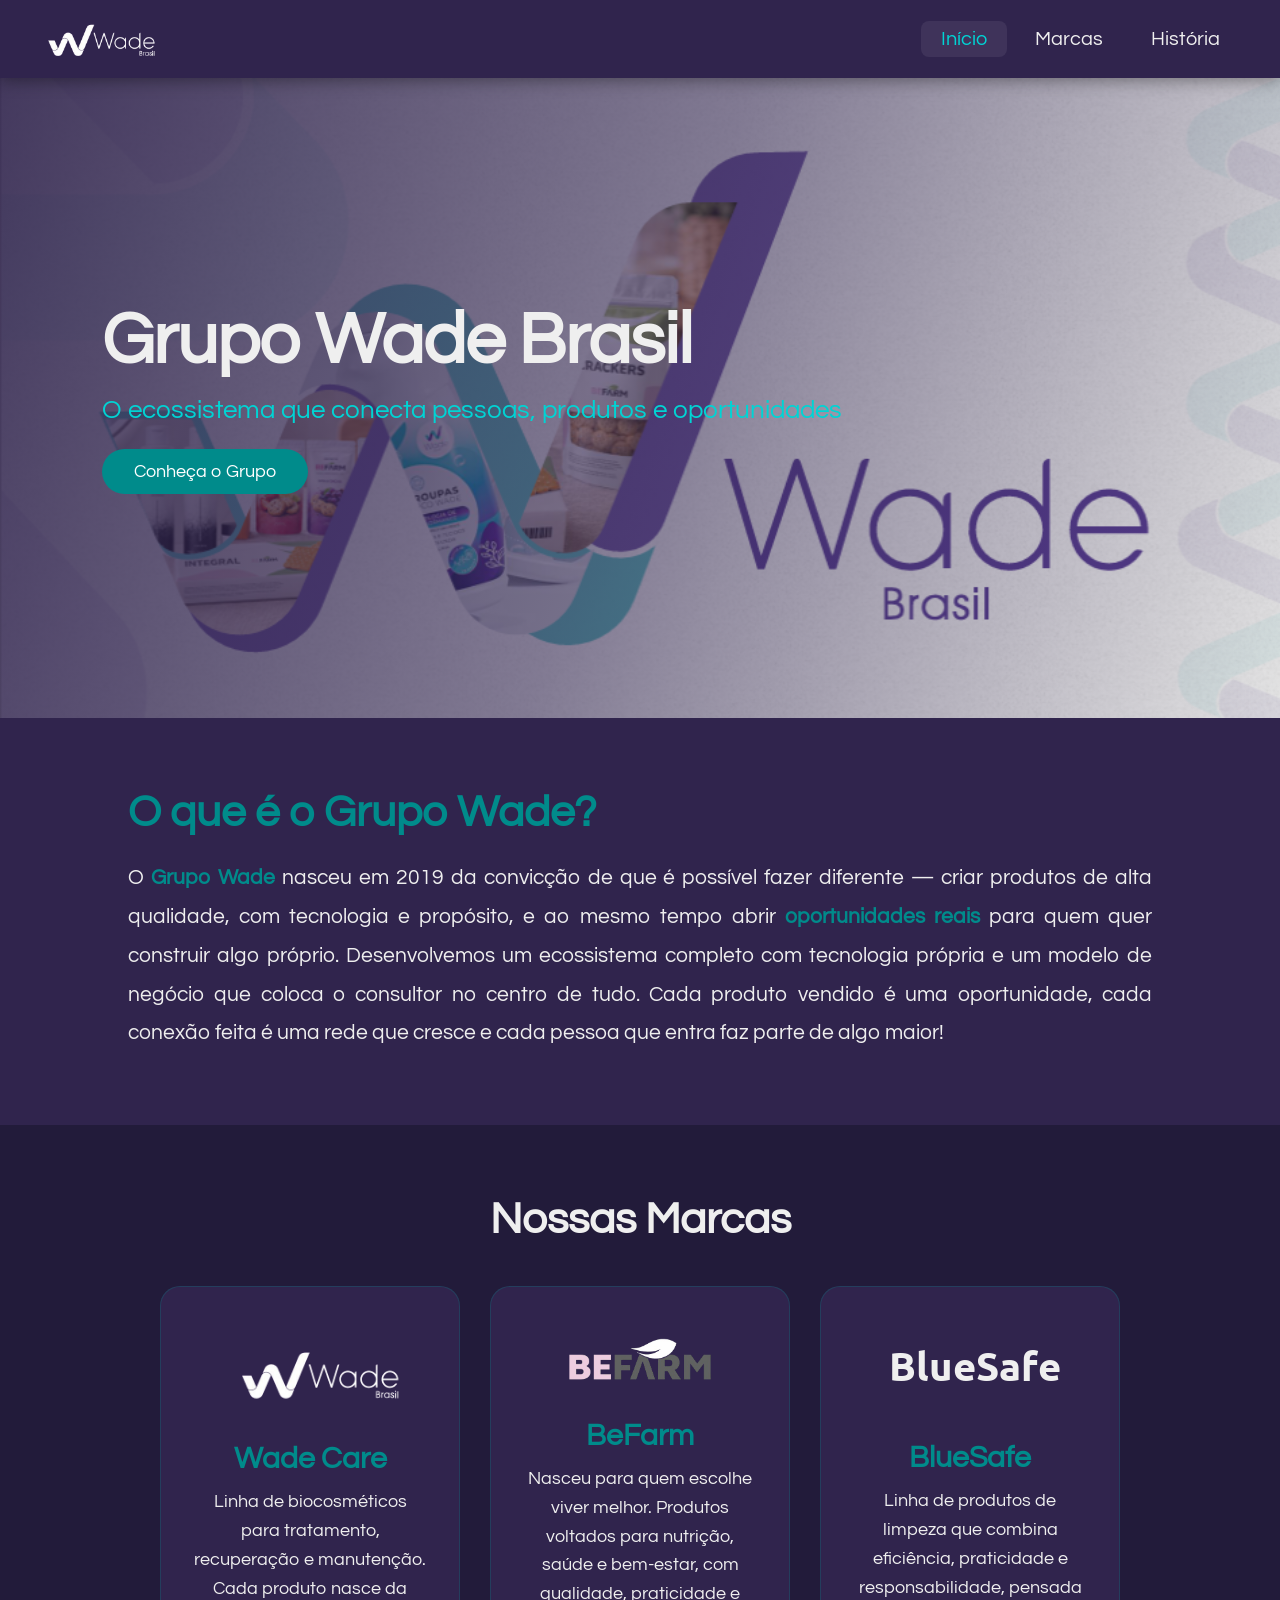
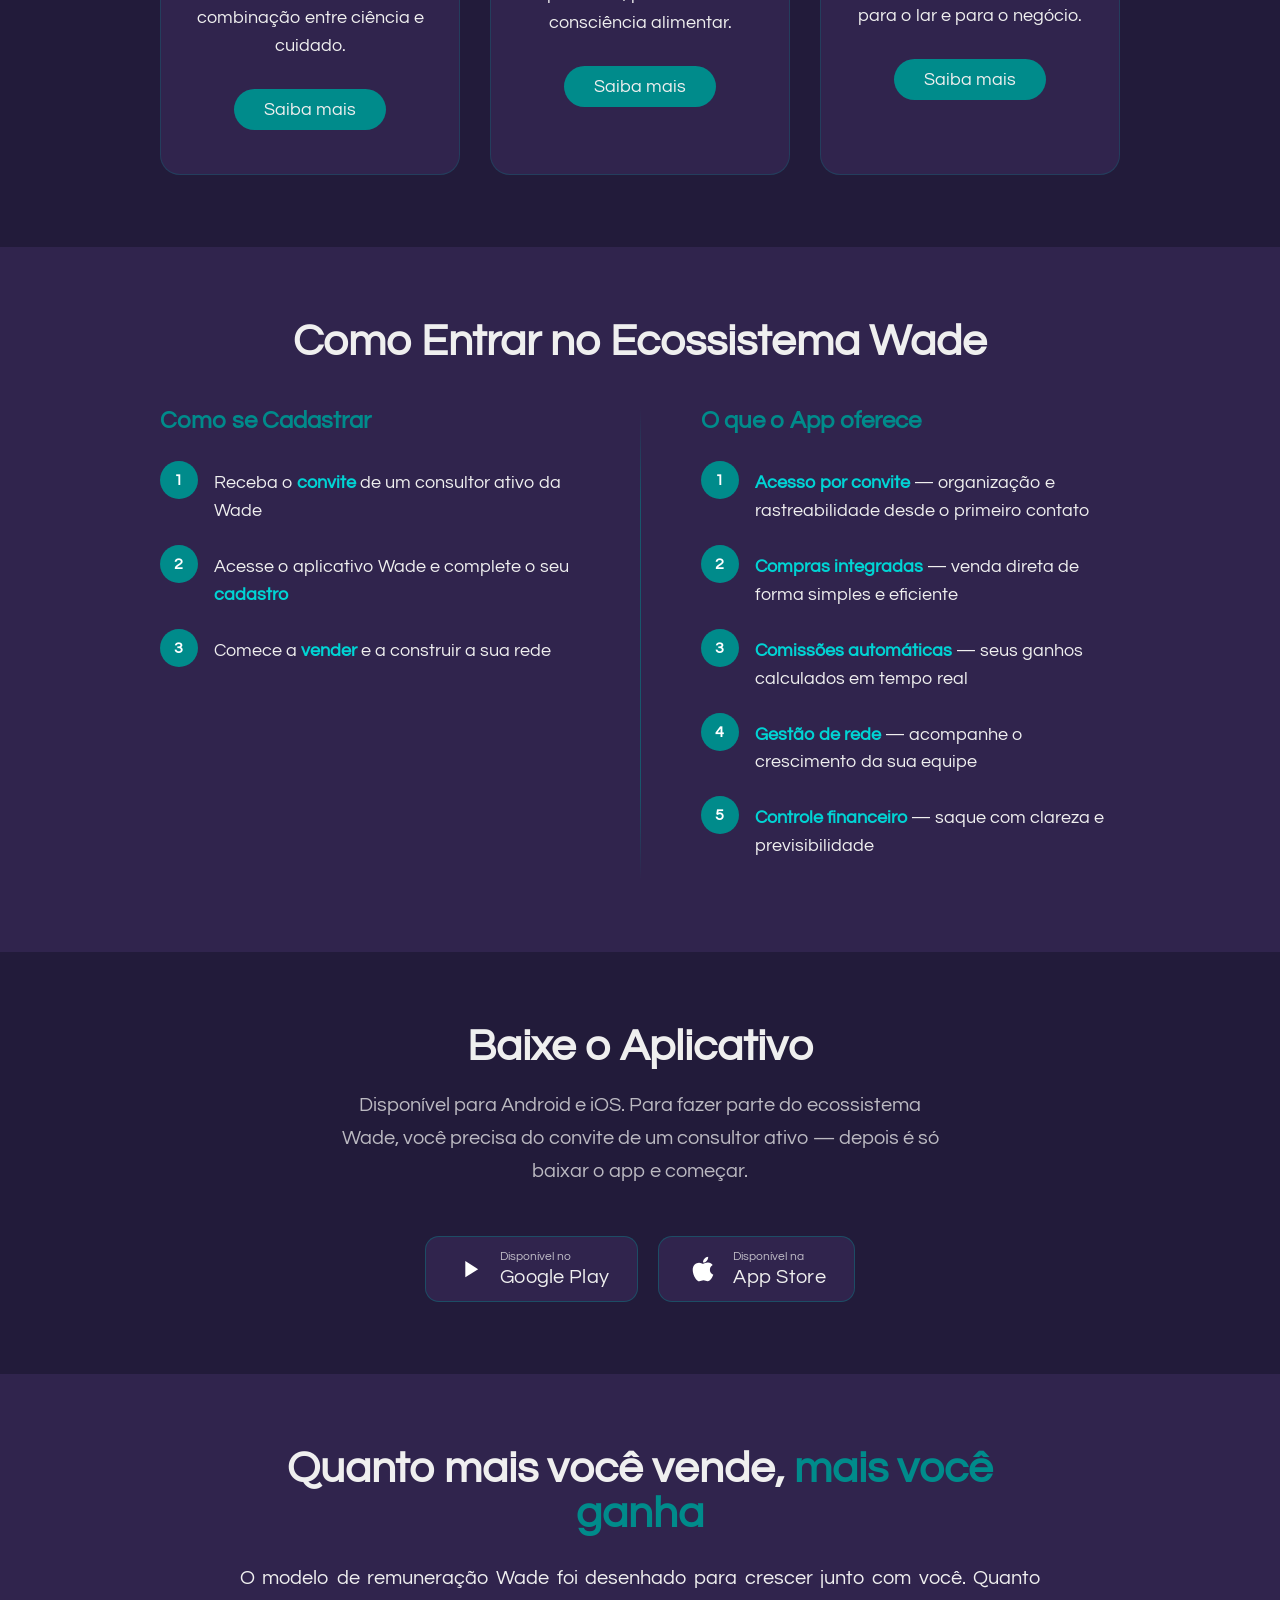
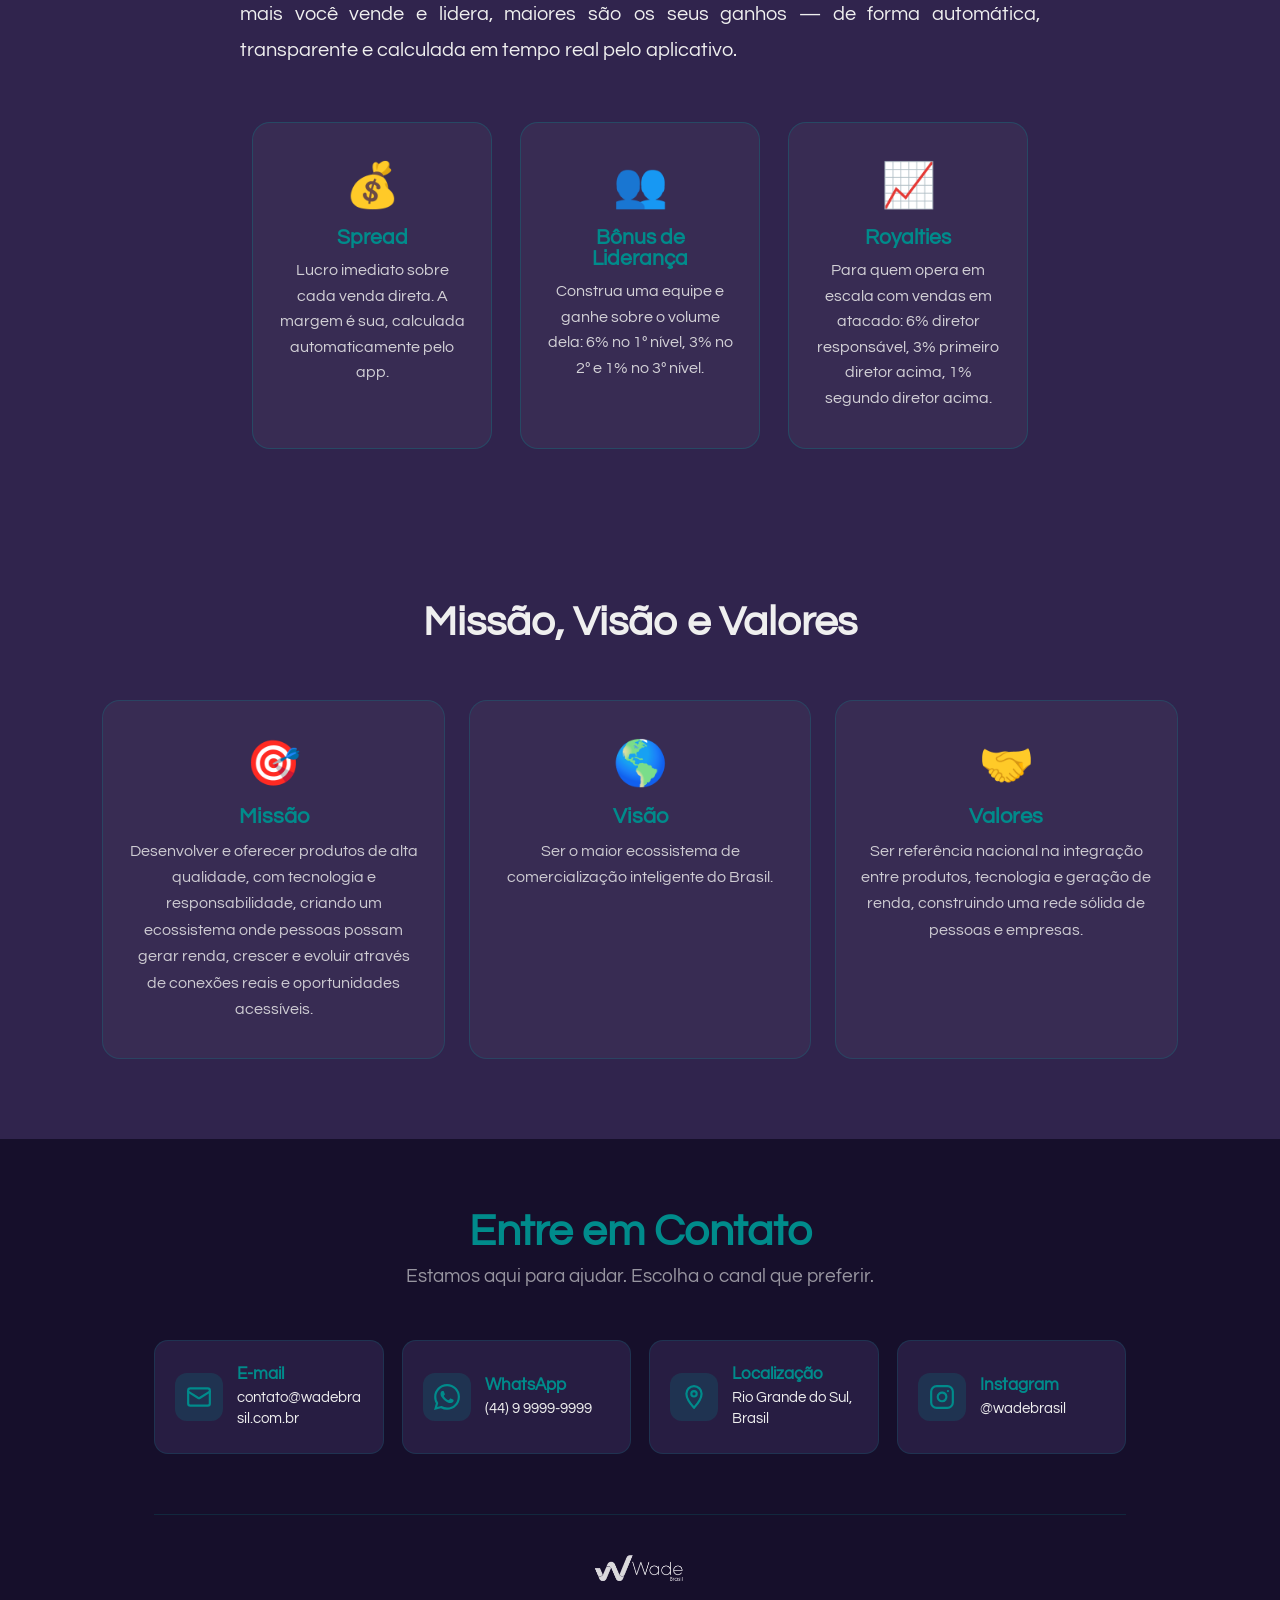
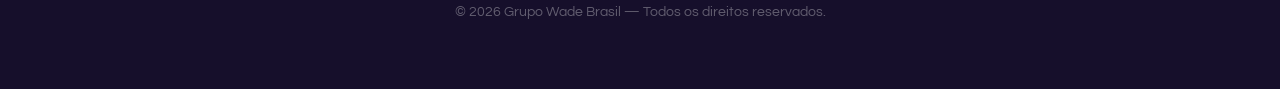
<file: pagina_inicial.html>
<!DOCTYPE html>
<html lang="pt-BR">
<head>
    <meta charset="UTF-8">
    <meta name="viewport" content="width=device-width, initial-scale=1.0">
    <title>Grupo Wade Brasil</title>
    <link rel="stylesheet" href="pagina_inicial.css">
    <link rel="preconnect" href="https://fonts.googleapis.com">
    <link rel="preconnect" href="https://fonts.gstatic.com" crossorigin>
<link href="https://fonts.googleapis.com/css2?family=Questrial&family=Ubuntu:ital,wght@0,300;0,400;0,500;0,700;1,300;1,400;1,500;1,700&display=swap" rel="stylesheet">
</head>
<body>

  <nav class="barra">
        <a href="pagina_inicial.html" class="nav-logo-link">
            <img src="img/marcas/logo.png" alt="Wade Brasil" class="nav-logo">
        </a>
        <ul class="nav-links">
           <li><a href="pagina_inicial.html" class="nav-item active">Início</a></li>
            <li><a href="pagina_marcas.html" class="nav-item">Marcas</a></li>
            <li><a href="pagina_historia.html" class="nav-item">História</a></li>
        </ul>
  </nav>

<section class="hero-container" id="inicio">
    <div class="hero-overlay">
        <h1 class="hero-titulo">Grupo Wade Brasil</h1>
        <p class="hero-sub">O ecossistema que conecta pessoas, produtos e oportunidades</p>
        <a href="#sobre" class="hero-cta">Conheça o Grupo</a>
    </div>
</section>

<section class="sobre" id="sobre">
    <div class="sobre-content">
        <h2>O que é o Grupo Wade?</h2>
        <p>
            O <span>Grupo Wade</span> nasceu em 2019 da convicção de que é possível fazer diferente — criar
            produtos de alta qualidade, com tecnologia e propósito, e ao mesmo tempo abrir
            <span>oportunidades reais</span> para quem quer construir algo próprio.
            Desenvolvemos um ecossistema completo com tecnologia própria e um modelo de negócio que
            coloca o consultor no centro de tudo. Cada produto vendido é uma oportunidade, cada
            conexão feita é uma rede que cresce e cada pessoa que entra faz parte de algo maior!
        </p>
    </div>
</section>

<section class="marcas-sec" id="marcas">
    <h2 class="sec-titulo">Nossas Marcas</h2>
    <div class="marcas-grid">
        <div class="marca-card">
            <div class="marca-icone"><img src="img/marcas/logo.png" alt=""></div>
            <h3>Wade Care</h3>
            <p>Linha de biocosméticos para tratamento, recuperação e manutenção. Cada produto nasce da combinação entre ciência e cuidado.</p>
            <a href="html/pagina_marcas.html" class="btn-saiba">Saiba mais</a>
        </div>
        <div class="marca-card">
            <div class="marca-icone"><img src="img/marcas/Logo_befarm.png" alt="Logo BeFarm"></div>
            <h3>BeFarm</h3>
            <p>Nasceu para quem escolhe viver melhor. Produtos voltados para nutrição, saúde e bem-estar, com qualidade, praticidade e consciência alimentar.</p>
            <a href="html/pagina_marcas.html" class="btn-saiba">Saiba mais</a>
        </div>
        <div class="marca-card">
            <div class="marca-icone"><h1> BlueSafe</h1></div>
            <h3>BlueSafe</h3>
            <p>Linha de produtos de limpeza que combina eficiência, praticidade e responsabilidade, pensada para o lar e para o negócio.</p>
            <a href="html/pagina_marcas.html" class="btn-saiba">Saiba mais</a>
        </div>
    </div>
</section>

<section class="app-sec" id="app">
    <h2 class="sec-titulo claro">Como Entrar no Ecossistema Wade</h2>
    <div class="steps-wrapper">
        <div class="steps-col">
            <h3 class="steps-sub"> Como se Cadastrar</h3>
            <div class="step">
                <div class="step-num">1</div>
                <div class="step-texto">Receba o <strong>convite</strong> de um consultor ativo da Wade</div>
            </div>
            <div class="step">
                <div class="step-num">2</div>
                <div class="step-texto">Acesse o aplicativo Wade e complete o seu <strong>cadastro</strong></div>
            </div>
            <div class="step">
                <div class="step-num">3</div>
                <div class="step-texto">Comece a <strong>vender</strong> e a construir a sua rede</div>
            </div>
        </div>
        <div class="divider-v"></div>
        <div class="steps-col">
            <h3 class="steps-sub"> O que o App oferece</h3>
            <div class="step">
                <div class="step-num">1</div>
                <div class="step-texto"><strong>Acesso por convite</strong> — organização e rastreabilidade desde o primeiro contato</div>
            </div>
            <div class="step">
                <div class="step-num">2</div>
                <div class="step-texto"><strong>Compras integradas</strong> — venda direta de forma simples e eficiente</div>
            </div>
            <div class="step">
                <div class="step-num">3</div>
                <div class="step-texto"><strong>Comissões automáticas</strong> — seus ganhos calculados em tempo real</div>
            </div>
            <div class="step">
                <div class="step-num">4</div>
                <div class="step-texto"><strong>Gestão de rede</strong> — acompanhe o crescimento da sua equipe</div>
            </div>
            <div class="step">
                <div class="step-num">5</div>
                <div class="step-texto"><strong>Controle financeiro</strong> — saque com clareza e previsibilidade</div>
            </div>
        </div>
    </div>
</section>

<section class="download-sec" id="download">
    <div class="download-content">
        <h2>Baixe o Aplicativo</h2>
        <p>Disponível para Android e iOS. Para fazer parte do ecossistema Wade, você precisa do convite de um consultor ativo — depois é só baixar o app e começar.</p>
        <div class="badges">
            <a href="https://play.google.com/store/apps/details?id=com.wadebrasil.wade_mobile_android&hl=pt_BR&pli=1"
               class="badge" target="_blank" rel="noopener noreferrer">
                <span class="badge-icon">
                    <svg xmlns="http://www.w3.org/2000/svg" width="28" height="28" viewBox="0 0 24 24" fill="#ffffff">
                        <path d="M8 5.14v14l11-7-11-7z"/>
                    </svg>
                </span>
                <span class="badge-text">
                    <small>Disponível no</small>
                    <strong>Google Play</strong>
                </span>
            </a>
            <a href="https://apps.apple.com/br/app/wade/id6751115079"
               class="badge" target="_blank" rel="noopener noreferrer">
                <span class="badge-icon">
                    <svg xmlns="http://www.w3.org/2000/svg" width="26" height="28" viewBox="0 0 384 512">
                        <path fill="#ffffff" d="M318.7 268.7c-.2-36.7 16.4-64.4 50-84.8-18.8-26.9-47.2-41.7-84.7-44.6-35.5-2.8-74.3 20.7-88.5 20.7-15 0-49.4-19.7-76.4-19.7C63.3 141.2 4 184.8 4 273.5q0 39.3 14.4 81.2c12.8 36.7 59 126.7 107.2 125.2 25.2-.6 43-17.9 75.8-17.9 31.8 0 48.3 17.9 76.4 17.9 48.6-.7 90.4-82.5 102.6-119.3-65.2-30.7-61.7-90-61.7-91.9zm-56.6-164.2c27.3-32.4 24.8-61.9 24-72.5-24.1 1.4-52 16.4-67.9 34.9-17.5 19.8-27.8 44.3-25.6 71.9 26.1 2 49.9-11.4 69.5-34.3z"/>
                    </svg>
                </span>
                <span class="badge-text">
                    <small>Disponível na</small>
                    <strong>App Store</strong>
                </span>
            </a>
        </div>
    </div>
</section>

<section class="revenda-sec" id="revenda">
    <div class="revenda-texto">
        <h2>Quanto mais você vende, <span>mais você ganha</span></h2>
        <p>
            O modelo de remuneração Wade foi desenhado para crescer junto com você.
            Quanto mais você vende e lidera, maiores são os seus ganhos — de forma
            automática, transparente e calculada em tempo real pelo aplicativo.
        </p>
    </div>
    <div class="features-grid">
        <div class="feature">
            <div class="feature-icone">💰</div>
            <h4>Spread</h4>
            <p>Lucro imediato sobre cada venda direta. A margem é sua, calculada automaticamente pelo app.</p>
        </div>
        <div class="feature">
            <div class="feature-icone">👥</div>
            <h4>Bônus de Liderança</h4>
            <p>Construa uma equipe e ganhe sobre o volume dela: 6% no 1º nível, 3% no 2º e 1% no 3º nível.</p>
        </div>
        <div class="feature">
            <div class="feature-icone">📈</div>
            <h4>Royalties</h4>
            <p>Para quem opera em escala com vendas em atacado: 6% diretor responsável, 3% primeiro diretor acima, 1% segundo diretor acima.</p>
        </div>
    </div>
</section>


<section class="valores-sec">
    <div class="valores-inner">
        <h2 class="hist-sec-titulo claro">Missão, Visão e Valores</h2>
        <div class="valores-grid">
            <div class="valor-card">
                <div class="valor-icone">🎯</div>
                <h3>Missão</h3>
                <p>Desenvolver e oferecer produtos de alta qualidade, com tecnologia e responsabilidade, criando um ecossistema onde pessoas possam gerar renda, crescer e evoluir através de conexões reais e oportunidades acessíveis.</p>
            </div>
            <div class="valor-card">
                <div class="valor-icone">🌎</div>
                <h3>Visão</h3>
                <p>Ser o maior ecossistema de comercialização inteligente do Brasil.</p>
            </div>
            <div class="valor-card">
                <div class="valor-icone">🤝</div>
                <h3>Valores</h3>
                <p>Ser referência nacional na integração entre produtos, tecnologia e geração de renda, construindo uma rede sólida de pessoas e empresas.</p>
            </div>
        </div>
    </div>
</section>

<footer class="contatos-sec" id="contatos">
    <div class="contatos-inner">

        <div class="contatos-header">
            <h2>Entre em Contato</h2>
            <p class="contatos-sub">Estamos aqui para ajudar. Escolha o canal que preferir.</p>
        </div>

        <div class="contatos-grid">

            <a href="mailto:contato@wadebrasil.com.br" class="contato-card">
                <div class="contato-icon-wrap">
                    <svg width="26" height="26" viewBox="0 0 24 24" fill="none" stroke="currentColor" stroke-width="2" stroke-linecap="round" stroke-linejoin="round">
                        <rect x="2" y="4" width="20" height="16" rx="2"/>
                        <path d="M22 7l-8.97 5.7a1.94 1.94 0 0 1-2.06 0L2 7"/>
                    </svg>
                </div>
                <div class="contato-info">
                    <h4>E-mail</h4>
                    <p>contato@wadebrasil.com.br</p>
                </div>
            </a>

            <a href="https://wa.me/5544999999999" class="contato-card" target="_blank" rel="noopener">
                <div class="contato-icon-wrap">
                    <svg width="26" height="26" viewBox="0 0 24 24" fill="currentColor">
                        <path d="M17.472 14.382c-.297-.149-1.758-.867-2.03-.967-.273-.099-.471-.148-.67.15-.197.297-.767.966-.94 1.164-.173.199-.347.223-.644.075-.297-.15-1.255-.463-2.39-1.475-.883-.788-1.48-1.761-1.653-2.059-.173-.297-.018-.458.13-.606.134-.133.298-.347.446-.52.149-.174.198-.298.298-.497.099-.198.05-.371-.025-.52-.075-.149-.669-1.612-.916-2.207-.242-.579-.487-.5-.669-.51a12.8 12.8 0 0 0-.57-.01c-.198 0-.52.074-.792.372-.272.297-1.04 1.016-1.04 2.479 0 1.462 1.065 2.875 1.213 3.074.149.198 2.096 3.2 5.077 4.487.709.306 1.262.489 1.694.625.712.227 1.36.195 1.871.118.571-.085 1.758-.719 2.006-1.413.248-.694.248-1.289.173-1.413-.074-.124-.272-.198-.57-.347m-5.421 7.403h-.004a9.87 9.87 0 0 1-5.031-1.378l-.361-.214-3.741.982.998-3.648-.235-.374a9.86 9.86 0 0 1-1.51-5.26c.001-5.45 4.436-9.884 9.888-9.884 2.64 0 5.122 1.03 6.988 2.898a9.825 9.825 0 0 1 2.893 6.994c-.003 5.45-4.437 9.884-9.885 9.884m8.413-18.297A11.815 11.815 0 0 0 12.05 0C5.495 0 .16 5.335.157 11.892c0 2.096.547 4.142 1.588 5.945L.057 24l6.305-1.654a11.882 11.882 0 0 0 5.683 1.448h.005c6.554 0 11.89-5.335 11.893-11.893a11.821 11.821 0 0 0-3.48-8.413z"/>
                    </svg>
                </div>
                <div class="contato-info">
                    <h4>WhatsApp</h4>
                    <p>(44) 9 9999-9999</p>
                </div>
            </a>

            <div class="contato-card no-link">
                <div class="contato-icon-wrap">
                    <svg width="26" height="26" viewBox="0 0 24 24" fill="none" stroke="currentColor" stroke-width="2" stroke-linecap="round" stroke-linejoin="round">
                        <path d="M12 2C8.13 2 5 5.13 5 9c0 5.25 7 13 7 13s7-7.75 7-13c0-3.87-3.13-7-7-7z"/>
                        <circle cx="12" cy="9" r="2.5"/>
                    </svg>
                </div>
                <div class="contato-info">
                    <h4>Localização</h4>
                    <p>Rio Grande do Sul, Brasil</p>
                </div>
            </div>

            <a href="https://instagram.com/wadebrasil" class="contato-card" target="_blank" rel="noopener">
                <div class="contato-icon-wrap">
                    <svg width="26" height="26" viewBox="0 0 24 24" fill="none" stroke="currentColor" stroke-width="2" stroke-linecap="round" stroke-linejoin="round">
                        <rect x="2" y="2" width="20" height="20" rx="5" ry="5"/>
                        <path d="M16 11.37A4 4 0 1 1 12.63 8 4 4 0 0 1 16 11.37z"/>
                        <line x1="17.5" y1="6.5" x2="17.51" y2="6.5"/>
                    </svg>
                </div>
                <div class="contato-info">
                    <h4>Instagram</h4>
                    <p>@wadebrasil</p>
                </div>
            </a>

        </div>

        <div class="rodape">
            <img src="img/marcas/logo.png" alt="Wade Brasil" class="footer-logo">
            <p>© 2026 Grupo Wade Brasil — Todos os direitos reservados.</p>
        </div>

    </div>
</footer>

</body>
</html>
</file>
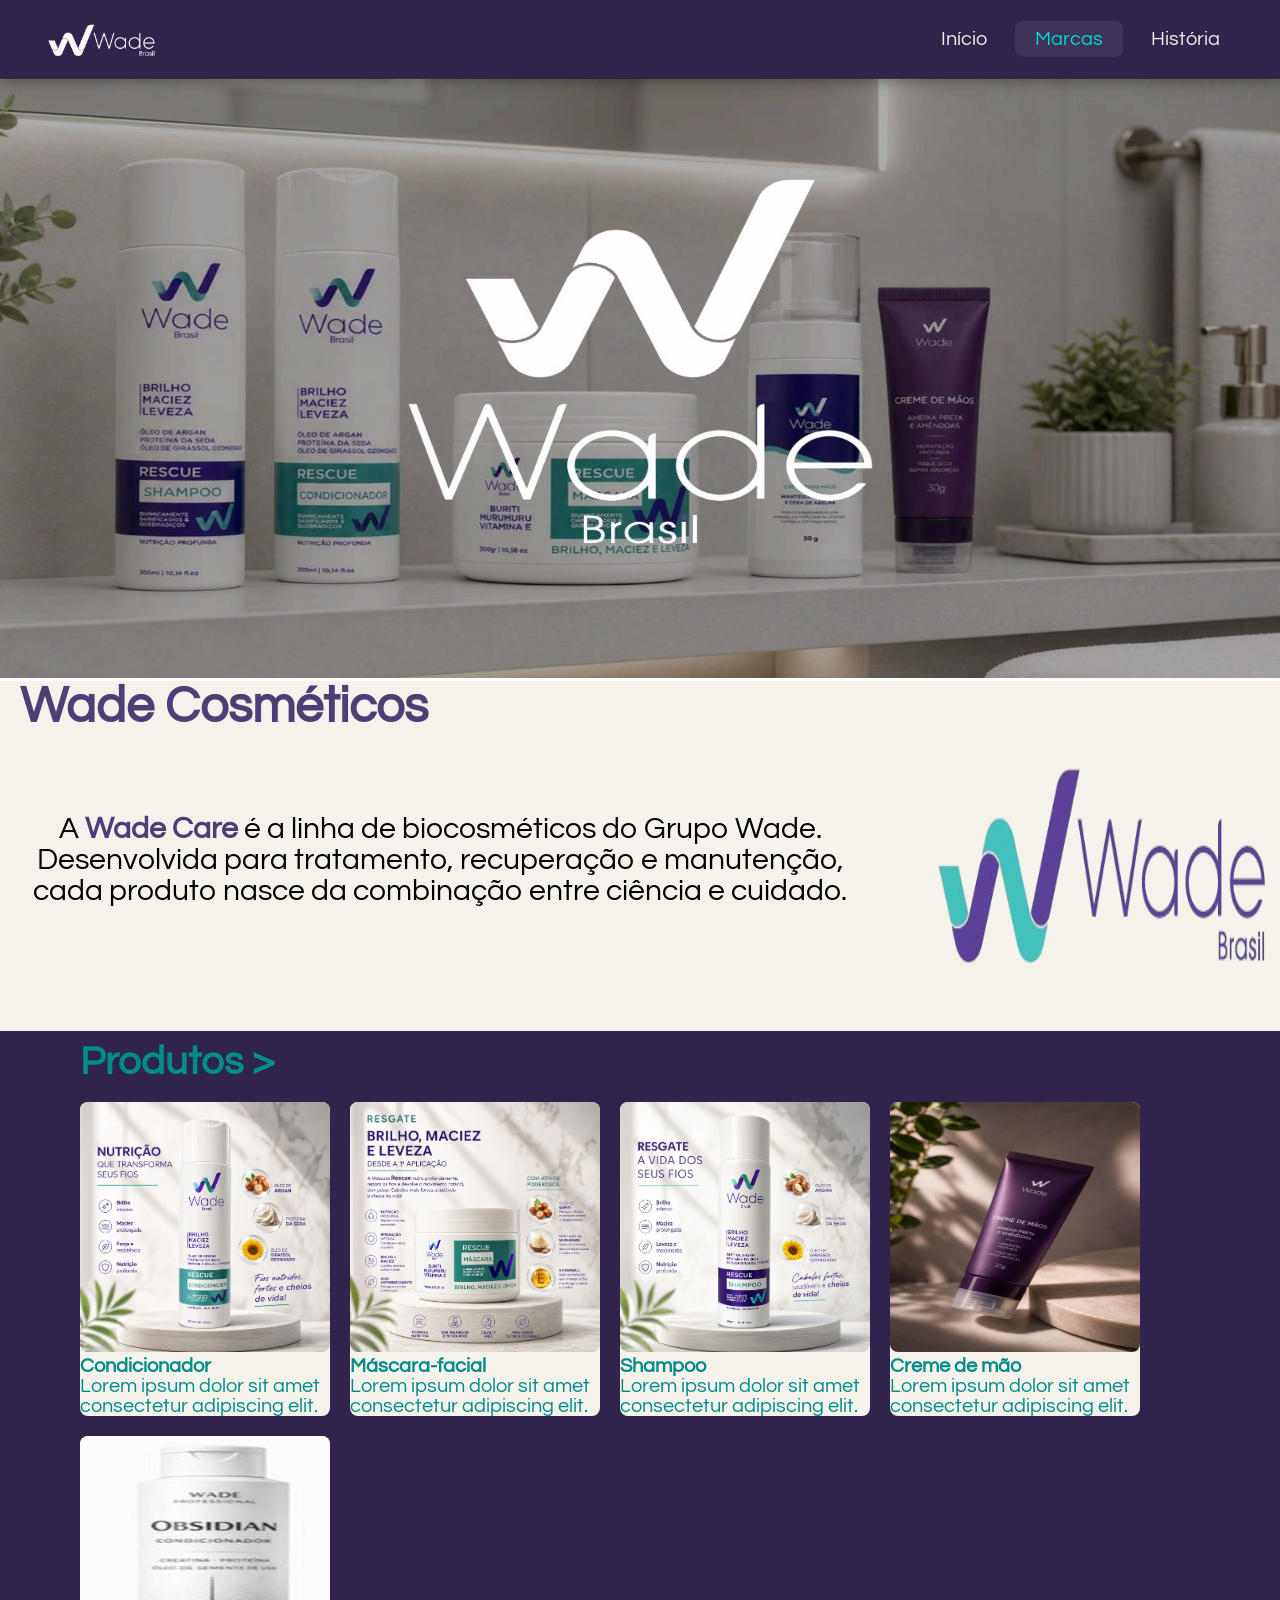
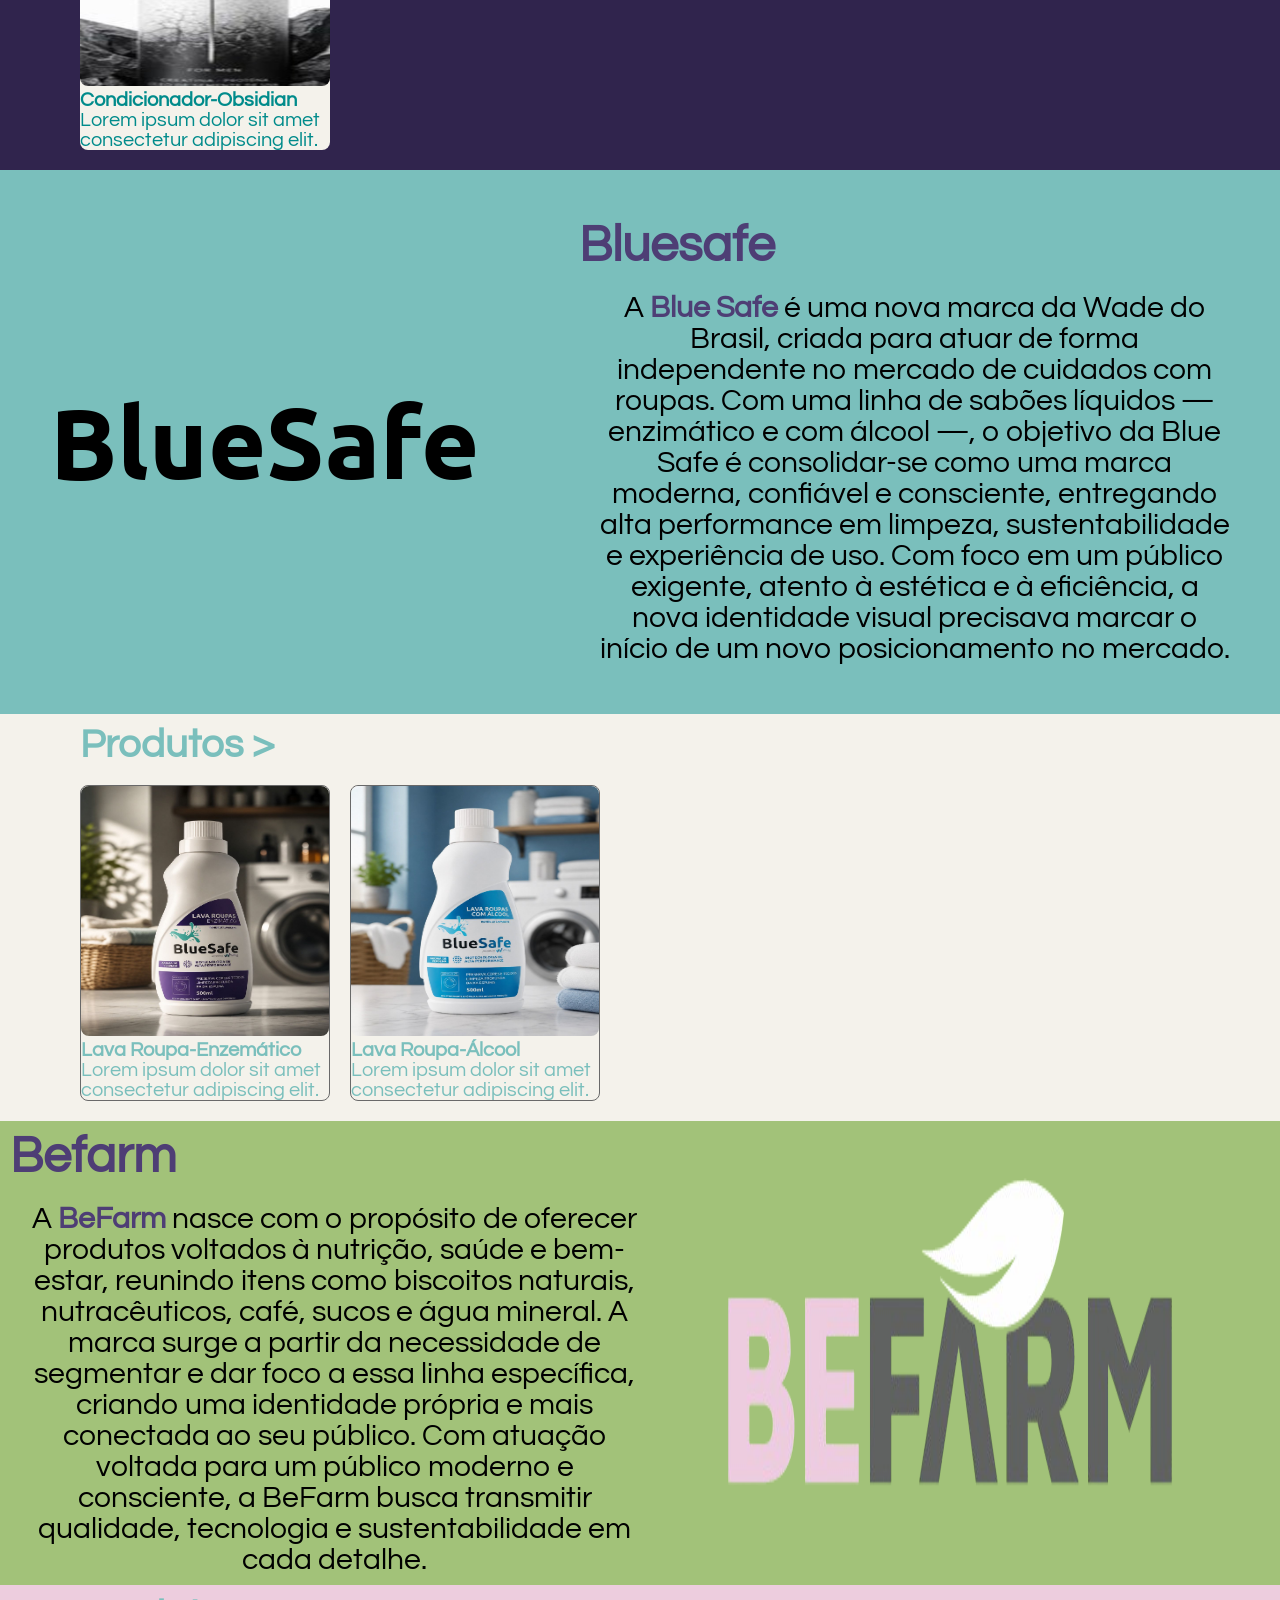
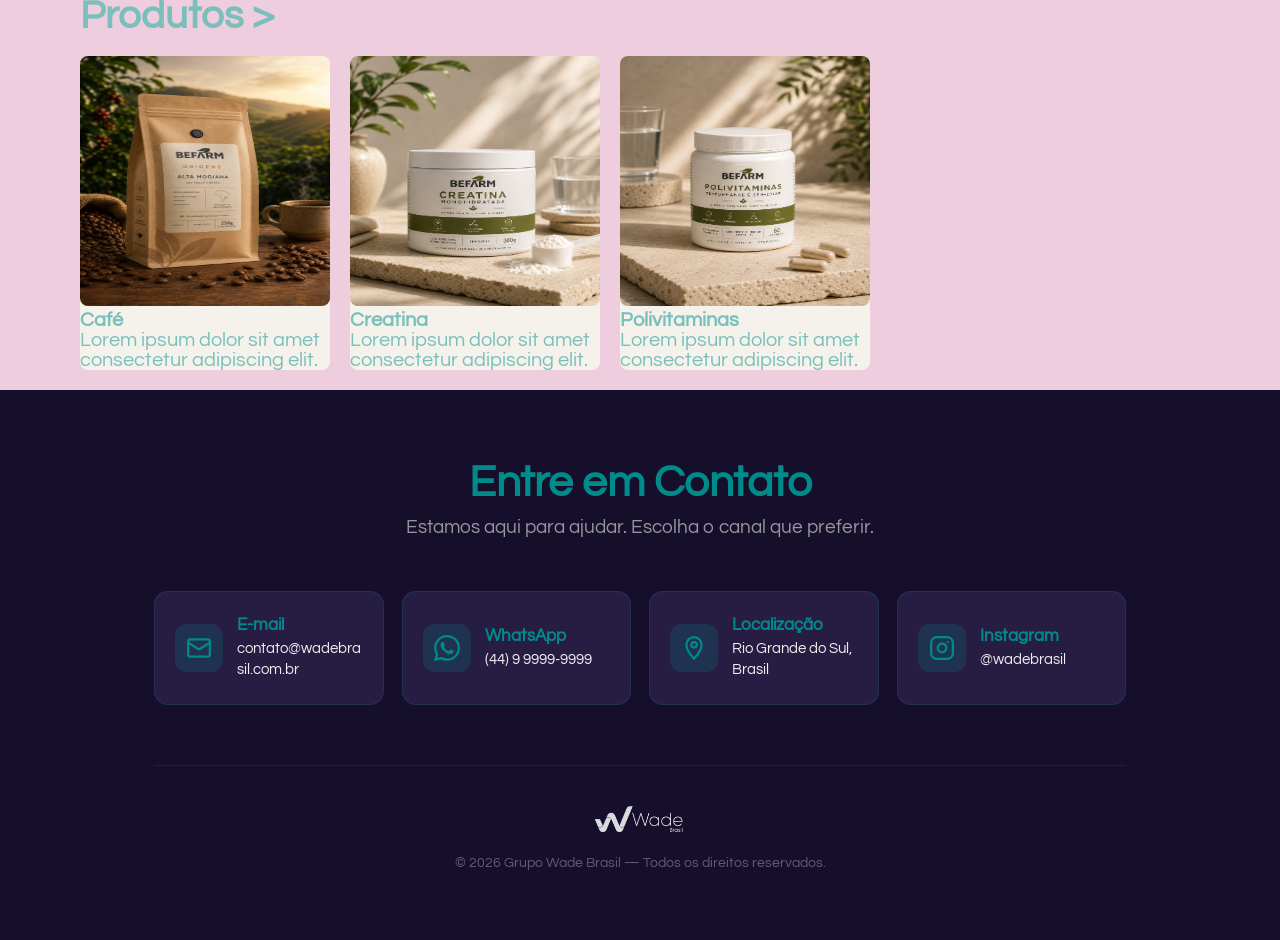
<file: pagina_marcas.html>
<!DOCTYPE html>
<html lang="PTBR">
<head>
    <link rel="stylesheet" href="pagina_marcas.css">
    <meta charset="UTF-8">
    <meta name="viewport" content="width=device-width, initial-scale=1.0">
    <title>Marcas</title>

<link rel="preconnect" href="https://fonts.googleapis.com">
<link rel="preconnect" href="https://fonts.gstatic.com" crossorigin>
<link href="https://fonts.googleapis.com/css2?family=Questrial&family=Ubuntu:ital,wght@0,300;0,400;0,500;0,700;1,300;1,400;1,500;1,700&display=swap" rel="stylesheet">
</head>
<body>

<nav class="barra">
    <a href="/index.html" class="nav-logo-link">
        <img src="img/marcas/logo.png" alt="Wade Brasil" class="nav-logo">
    </a>
    <ul class="nav-links">
        <li><a href="pagina_inicial.html" class="nav-item ">Início</a></li>
        <li><a href="pagina_marcas.html" class="nav-item active">Marcas</a></li>
        <li><a href="pagina_historia.html" class="nav-item">História</a></li>
       
    </ul>
</nav>
</nav>

<div class="container">
    <img src="img/marcas/hero_bg.jpeg">
<div class="hero">


</div>

</div>

<div class="wade"> 
    <div class="text">
    <h1> Wade Cosméticos</h1>
    <P> A <span>Wade Care</span> é a linha de biocosméticos do Grupo Wade. Desenvolvida para tratamento, recuperação e manutenção, cada produto nasce da combinação entre ciência e cuidado.</P>
</div>

<img src="img/marcas/Wade-sem fundo.png">

</div>

<div class="produto">
    <h1>Produtos > </h1>
    
    <div class="Cards">

        <div class="p1">
            <img src="img/marcas/Produto_wade1.jpeg">
            <p>
                <strong>Condicionador</strong>
            </p>
            <p class="Info">Lorem ipsum dolor sit amet consectetur adipiscing elit.</p>
        </div>

        <div class="p1">
            <img src="img/marcas/mascara.png">
            <p>
                <strong>Máscara-facial</strong>
            </p>
            <p class="Info">Lorem ipsum dolor sit amet consectetur adipiscing elit.</p>
        </div>

        <div class="p1">
            <img src="img/marcas/shampoo.png">
            <p>
                <strong>Shampoo</strong>
            </p>
            <p class="Info">Lorem ipsum dolor sit amet consectetur adipiscing elit.</p>
        </div>

        <div class="p1">
            <img src="img/marcas/creme.png">
            <p>
                <strong>Creme de mão</strong>
            </p>
            <p class="Info">Lorem ipsum dolor sit amet consectetur adipiscing elit.</p>
        </div>

        <div class="p1">
            <img src="img/marcas/Obsidian.png">
            <p>
                <strong>Condicionador-Obsidian</strong>
            </p>
            <p class="Info">Lorem ipsum dolor sit amet consectetur adipiscing elit.</p>
        </div>

        

    </div> 

</div>

<div class="wade2"> 

    <div class="text2">
    <h1> <strong>Bluesafe</strong></h1>
    <P>A <span>Blue Safe</span> é uma nova marca da Wade do Brasil, criada para atuar de forma independente no mercado de cuidados com roupas. Com uma linha de sabões líquidos — enzimático e com álcool —, o objetivo da Blue Safe é consolidar-se como uma marca moderna, confiável e consciente, entregando alta performance em limpeza, sustentabilidade e experiência de uso. Com foco em um público exigente, atento à estética e à eficiência, a nova identidade visual precisava marcar o início de um novo posicionamento no mercado.</P>
</div>

<h1>
    BlueSafe
</h1>

</div>

<div class="produto2">
    <h1>Produtos > </h1>

    
    <div class="Cards">

        <div class="p2">
            <img src="img/marcas/lava-roupa-enzema.png">
            <p>
                <strong>Lava Roupa-Enzemático</strong>
            </p>
            <p class="Info">Lorem ipsum dolor sit amet consectetur adipiscing elit.</p>
        </div>

        <div class="p2">
            <img src="img/marcas/lava-roupa-alcool.png">
            <p>
                <strong>Lava Roupa-Álcool</strong>
            </p>
            <p class="Info">Lorem ipsum dolor sit amet consectetur adipiscing elit.</p>
        </div>

    
 </div>

</div>

<div class="befarm"> 
    <div class="text">
    <h1> Befarm</h1>
    <P> A <span>BeFarm</span> nasce com o propósito de oferecer produtos voltados à nutrição, saúde e bem-estar, reunindo itens como biscoitos naturais, nutracêuticos, café, sucos e água mineral. A marca surge a partir da necessidade de segmentar e dar foco a essa linha específica, criando uma identidade própria e mais conectada ao seu público. Com atuação voltada para um público moderno e consciente, a BeFarm busca transmitir qualidade, tecnologia e sustentabilidade em cada detalhe.</P>
</div>

<img src="img/marcas/Logo_befarm.png">

</div>

<div class="produto3">
    <h1>Produtos > </h1>
    
    <div class="Cards">

        <div class="p1">
            <img src="img/marcas_dois/cafe.jpeg">
            <p>
                <strong>Café</strong>
            </p>
            <p class="Info">Lorem ipsum dolor sit amet consectetur adipiscing elit.</p>
        </div>

        <div class="p1">
            <img src="img/marcas_dois/creatina.jpeg">
            <p>
                <strong>Creatina</strong>
            </p>
            <p class="Info">Lorem ipsum dolor sit amet consectetur adipiscing elit.</p>
        </div>

        <div class="p1">
            <img src="img/marcas_dois/polivitaminas.jpeg">
            <p>
                <strong>Polivitaminas</strong>
            </p>
            <p class="Info">Lorem ipsum dolor sit amet consectetur adipiscing elit.</p>
        </div>
    </div>

</div>


<footer class="contatos-sec" id="contatos">
    <div class="contatos-inner">

        <div class="contatos-header">
            <h2>Entre em Contato</h2>
            <p class="contatos-sub">Estamos aqui para ajudar. Escolha o canal que preferir.</p>
        </div>

        <div class="contatos-grid">

            <a href="mailto:contato@wadebrasil.com.br" class="contato-card">
                <div class="contato-icon-wrap">
                    <svg width="26" height="26" viewBox="0 0 24 24" fill="none" stroke="currentColor" stroke-width="2" stroke-linecap="round" stroke-linejoin="round">
                        <rect x="2" y="4" width="20" height="16" rx="2"/>
                        <path d="M22 7l-8.97 5.7a1.94 1.94 0 0 1-2.06 0L2 7"/>
                    </svg>
                </div>
                <div class="contato-info">
                    <h4>E-mail</h4>
                    <p>contato@wadebrasil.com.br</p>
                </div>
            </a>

            <a href="https://wa.me/5544999999999" class="contato-card" target="_blank" rel="noopener">
                <div class="contato-icon-wrap">
                    <svg width="26" height="26" viewBox="0 0 24 24" fill="currentColor">
                        <path d="M17.472 14.382c-.297-.149-1.758-.867-2.03-.967-.273-.099-.471-.148-.67.15-.197.297-.767.966-.94 1.164-.173.199-.347.223-.644.075-.297-.15-1.255-.463-2.39-1.475-.883-.788-1.48-1.761-1.653-2.059-.173-.297-.018-.458.13-.606.134-.133.298-.347.446-.52.149-.174.198-.298.298-.497.099-.198.05-.371-.025-.52-.075-.149-.669-1.612-.916-2.207-.242-.579-.487-.5-.669-.51a12.8 12.8 0 0 0-.57-.01c-.198 0-.52.074-.792.372-.272.297-1.04 1.016-1.04 2.479 0 1.462 1.065 2.875 1.213 3.074.149.198 2.096 3.2 5.077 4.487.709.306 1.262.489 1.694.625.712.227 1.36.195 1.871.118.571-.085 1.758-.719 2.006-1.413.248-.694.248-1.289.173-1.413-.074-.124-.272-.198-.57-.347m-5.421 7.403h-.004a9.87 9.87 0 0 1-5.031-1.378l-.361-.214-3.741.982.998-3.648-.235-.374a9.86 9.86 0 0 1-1.51-5.26c.001-5.45 4.436-9.884 9.888-9.884 2.64 0 5.122 1.03 6.988 2.898a9.825 9.825 0 0 1 2.893 6.994c-.003 5.45-4.437 9.884-9.885 9.884m8.413-18.297A11.815 11.815 0 0 0 12.05 0C5.495 0 .16 5.335.157 11.892c0 2.096.547 4.142 1.588 5.945L.057 24l6.305-1.654a11.882 11.882 0 0 0 5.683 1.448h.005c6.554 0 11.89-5.335 11.893-11.893a11.821 11.821 0 0 0-3.48-8.413z"/>
                    </svg>
                </div>
                <div class="contato-info">
                    <h4>WhatsApp</h4>
                    <p>(44) 9 9999-9999</p>
                </div>
            </a>

            <div class="contato-card no-link">
                <div class="contato-icon-wrap">
                    <svg width="26" height="26" viewBox="0 0 24 24" fill="none" stroke="currentColor" stroke-width="2" stroke-linecap="round" stroke-linejoin="round">
                        <path d="M12 2C8.13 2 5 5.13 5 9c0 5.25 7 13 7 13s7-7.75 7-13c0-3.87-3.13-7-7-7z"/>
                        <circle cx="12" cy="9" r="2.5"/>
                    </svg>
                </div>
                <div class="contato-info">
                    <h4>Localização</h4>
                    <p>Rio Grande do Sul, Brasil</p>
                </div>
            </div>

            <a href="https://instagram.com/wadebrasil" class="contato-card" target="_blank" rel="noopener">
                <div class="contato-icon-wrap">
                    <svg width="26" height="26" viewBox="0 0 24 24" fill="none" stroke="currentColor" stroke-width="2" stroke-linecap="round" stroke-linejoin="round">
                        <rect x="2" y="2" width="20" height="20" rx="5" ry="5"/>
                        <path d="M16 11.37A4 4 0 1 1 12.63 8 4 4 0 0 1 16 11.37z"/>
                        <line x1="17.5" y1="6.5" x2="17.51" y2="6.5"/>
                    </svg>
                </div>
                <div class="contato-info">
                    <h4>Instagram</h4>
                    <p>@wadebrasil</p>
                </div>
            </a>

        </div>

        <div class="rodape">
            <img src="/img/marcas/logo.png" alt="Wade Brasil" class="footer-logo">
            <p>© 2026 Grupo Wade Brasil — Todos os direitos reservados.</p>
        </div>
        

   
</footer>


    
    
</body>
</html>
</file>
<file: css/pagina_inicial.css>
*, *::before, *::after {
    box-sizing: border-box;
    margin: 0;
    padding: 0;
  }

  html {
    scroll-behavior: smooth;
  }

  body {
    width: 100%;
    overflow-x: hidden;
    font-family: "Questrial", sans-serif;
  }

  .barra {
    display: flex;
    justify-content: space-between;
    align-items: center;
    background-color: #30244d;
    padding: 10px 40px;
    width: 100%;
    position: sticky;
    top: 0;
    z-index: 999;
    box-shadow: 0 2px 16px rgba(0,0,0,0.4);
  }

  .nav-logo-link {
    display: flex;
    align-items: center;
    text-decoration: none;
    flex-shrink: 0;
  }

  .nav-logo {
    height: 58px;
    width: auto;
    display: block;
    image-rendering: high-quality;
    -webkit-font-smoothing: antialiased;
  }

  .nav-links {
    display: flex;
    align-items: center;
    gap: 8px;
    list-style: none;
  }

  .nav-links li {
    list-style: none;
  }

  .nav-item {
    font-size: 20px;
    color: #efefef;
    text-decoration: none;
    font-family: "Questrial", sans-serif;
    padding: 8px 20px;
    border-radius: 8px;
    transition: color 0.2s, background-color 0.2s;
    display: inline-block;
    white-space: nowrap;
  }

  .nav-item:hover,
  .nav-item.active {
    color: #00d4d4;
    background-color: rgba(255,255,255,0.07);
    text-decoration: none;
  }

  .hero-container {
    position: relative;
    width: 100%;
    height: 640px;
    background-image: url("/img/hero_inicial.png");
    background-size: cover;
    background-position: center center;
    background-repeat: no-repeat;
    image-rendering: high-quality;
  }

  .hero-overlay {
    position: absolute;
    inset: 0;
    background: linear-gradient(
      110deg,
      rgba(48, 36, 77, 0.90) 0%,
      rgba(48, 36, 77, 0.60) 50%,
      rgba(0, 0, 0, 0.10) 100%
    );
    display: flex;
    flex-direction: column;
    justify-content: center;
    align-items: flex-start;
    padding-left: 8%;
    gap: 16px;
  }

  .hero-titulo {
    font-family: "Questrial", sans-serif;
    font-size: 72px;
    color: #efefef;
    line-height: 1.1;
    letter-spacing: -1px;
  }

  .hero-sub {
    font-family: "Questrial", sans-serif;
    font-size: 26px;
    color: #00d4d4;
  }

  .hero-cta {
    display: inline-block;
    margin-top: 10px;
    background-color: #008B8B;
    color: #fff;
    font-family: "Questrial", sans-serif;
    font-size: 18px;
    padding: 13px 32px;
    border-radius: 30px;
    text-decoration: none;
    transition: background-color 0.2s, transform 0.2s;
  }

  .hero-cta:hover {
    background-color: #006666;
    transform: translateY(-2px);
    text-decoration: none;
    color: #fff;
  }

  .sobre {
    background-color: #30244d;
    padding: 72px 10%;
  }

  .sobre-content h2 {
    color: #008B8B;
    font-family: "Questrial", sans-serif;
    font-size: 44px;
    margin-bottom: 24px;
  }

  .sobre-content p {
    color: #efefef;
    font-family: "Questrial", sans-serif;
    font-size: 21px;
    line-height: 1.85;
    word-wrap: break-word;
    overflow-wrap: break-word;
    text-align: justify;
  }

  .sobre-content span {
    color: #008B8B;
    font-weight: bold;
  }

  .marcas-sec {
    background-color: #221b3a;
    padding: 72px 10%;
    text-align: center;
  }
  
  .sec-titulo {
    font-family: "Questrial", sans-serif;
    font-size: 44px;
    color: #efefef;
    margin-bottom: 44px;
  }

  .marcas-grid {
    display: flex;
    justify-content: center;
    gap: 30px;
    flex-wrap: wrap;
  }

  .marca-card {
    background-color: #30244d;
    border: 1px solid rgba(0,139,139,0.25);
    color: #efefef;
    border-radius: 20px;
    padding: 44px 32px;
    width: 300px;
    font-family: "Questrial", sans-serif;
    transition: transform 0.25s ease, box-shadow 0.25s ease;
  }

  .marca-card:hover {
    transform: translateY(-8px);
    box-shadow: 0 16px 40px rgba(0,0,0,0.4);
  }

  .marca-icone {
    font-size: 52px;
    margin-bottom: 16px;
    padding-left: 10px;

  }
  .marca-icone img{
    width: 200px;
    height: auto;
    padding-left: 15px;
  }
  .marca-icone h1{
  font-family: "Ubuntu", sans-serif;
  font-weight: 700;
  font-style: normal;
  font-size: 40px;
  padding-top: 8px;
  margin-bottom: 50px;
  }

  .marca-card h3 {
    color: #008B8B;
    font-size: 30px;
    margin-bottom: 14px;
  }

  .marca-card p {
    font-size: 18px;
    line-height: 1.6;
    margin-bottom: 28px;
  }

  .btn-saiba {
    background-color: #008B8B;
    color: #efefef;
    padding: 11px 30px;
    border-radius: 30px;
    text-decoration: none;
    font-family: "Questrial", sans-serif;
    font-size: 18px;
    transition: background-color 0.2s, transform 0.15s;
    display: inline-block;
  }

  .btn-saiba:hover {
    background-color: #006666;
    color: white;
    text-decoration: none;
    transform: scale(1.04);
  }

  .app-sec {
    background-color: #30244d;
    padding: 72px 8%;
    text-align: center;
  }

  .sec-titulo.claro {
    color: #efefef;
  }

  .steps-wrapper {
    display: flex;
    justify-content: center;
    align-items: flex-start;
    gap: 60px;
    margin-top: 40px;
    flex-wrap: wrap;
  }

  .steps-col {
    flex: 1;
    min-width: 280px;
    max-width: 420px;
    text-align: left;
  }

  .steps-sub {
    color: #008B8B;
    font-family: "Questrial", sans-serif;
    font-size: 24px;
    margin-bottom: 28px;
  }

  .step {
    display: flex;
    align-items: flex-start;
    gap: 16px;
    margin-bottom: 20px;
  }

  .step-num {
    background-color: #008B8B;
    color: white;
    font-family: "Questrial", sans-serif;
    font-size: 16px;
    font-weight: bold;
    min-width: 38px;
    height: 38px;
    border-radius: 50%;
    display: flex;
    align-items: center;
    justify-content: center;
    flex-shrink: 0;
  }

  .step-texto {
    color: #efefef;
    font-family: "Questrial", sans-serif;
    font-size: 18px;
    line-height: 1.55;
    padding-top: 8px;
    word-wrap: break-word;
    overflow-wrap: break-word;
  }

  .step-texto strong {
    color: #00d4d4;
  }

  .divider-v {
    width: 1px;
    min-height: 260px;
    background: linear-gradient(to bottom, transparent, #008B8B 20%, #008B8B 80%, transparent);
    opacity: 0.5;
    align-self: stretch;
  }

  .download-sec {
    background-color: #221b3a;
    padding: 72px 10%;
    text-align: center;
  }

  .download-content h2 {
    color: #efefef;
    font-family: "Questrial", sans-serif;
    font-size: 44px;
    margin-bottom: 20px;
  }

  .download-content p {
    color: rgba(239,239,239,0.75);
    font-family: "Questrial", sans-serif;
    font-size: 20px;
    max-width: 620px;
    margin: 0 auto 48px;
    line-height: 1.65;
  }

  .badges {
    display: flex;
    justify-content: center;
    gap: 20px;
    flex-wrap: wrap;
  }

  .badge {
    display: inline-flex;
    align-items: center;
    gap: 14px;
    background-color: #30244d;
    border: 1.5px solid rgba(0,139,139,0.4);
    color: #efefef;
    padding: 14px 28px;
    border-radius: 14px;
    text-decoration: none;
    font-family: "Questrial", sans-serif;
    transition: background-color 0.2s, transform 0.2s, border-color 0.2s;
    min-width: 195px;
    cursor: pointer;
  }

  .badge:hover {
    background-color: #008B8B;
    border-color: #008B8B;
    color: white;
    text-decoration: none;
    transform: translateY(-4px);
    box-shadow: 0 10px 28px rgba(0,139,139,0.3);
  }

  .badge-icon {
    display: flex;
    align-items: center;
    justify-content: center;
    flex-shrink: 0;
    width: 32px;
    height: 32px;
  }

  .badge-icon svg {
    display: block;
  }

  .badge-text {
    display: flex;
    flex-direction: column;
    align-items: flex-start;
    line-height: 1;
    gap: 4px;
  }

  .badge-text small {
    font-size: 12px;
    opacity: 0.75;
    display: block;
    font-family: "Questrial", sans-serif;
  }

  .badge-text strong {
    font-size: 20px;
    display: block;
    font-family: "Questrial", sans-serif;
    font-weight: normal;
    letter-spacing: 0.3px;
  }

  .revenda-sec {
    background-color: #30244d;
    padding: 72px 8%;
  }

  .revenda-texto {
    text-align: center;
    max-width: 800px;
    margin: 0 auto 54px;
  }

  .revenda-texto h2 {
    color: #efefef;
    font-family: "Questrial", sans-serif;
    font-size: 44px;
    margin-bottom: 24px;
  }

  .revenda-texto span {
    color: #008B8B;
    font-weight: bold;
  }

  .revenda-texto p {
    color: #efefef;
    font-family: "Questrial", sans-serif;
    font-size: 20px;
    line-height: 1.8;
    text-align: justify;
    word-wrap: break-word;
    overflow-wrap: break-word;
  }

  .features-grid {
    display: flex;
    justify-content: center;
    gap: 28px;
    flex-wrap: wrap;
  }

  .feature {
    background-color: rgba(255,255,255,0.04);
    border: 1px solid rgba(0,139,139,0.3);
    border-radius: 18px;
    padding: 36px 26px;
    width: 240px;
    text-align: center;
    font-family: "Questrial", sans-serif;
    transition: transform 0.25s ease, border-color 0.2s, box-shadow 0.25s;
  }

  .feature:hover {
    transform: translateY(-6px);
    border-color: #008B8B;
    box-shadow: 0 12px 32px rgba(0,0,0,0.3);
  }

  .feature-icone {
    font-size: 44px;
    margin-bottom: 16px;
  }

  .feature h4 {
    color: #008B8B;
    font-family: "Questrial", sans-serif;
    font-size: 21px;
    margin-bottom: 10px;
  }

  .feature p {
    color: rgba(239,239,239,0.85);
    font-family: "Questrial", sans-serif;
    font-size: 16px;
    line-height: 1.6;
  }

  /* _________________________________________________________________ */

  .hist-hero {
    position: relative;
    width: 100%;
    height: 420px;
    background-image: url("hero_bg.png");
    background-size: cover;
    background-position: center 40%;
    background-repeat: no-repeat;
    image-rendering: high-quality;
  }

  .hist-hero-overlay {
    position: absolute;
    inset: 0;
    background: linear-gradient(
      110deg,
      rgba(48, 36, 77, 0.93) 0%,
      rgba(48, 36, 77, 0.65) 55%,
      rgba(0, 0, 0, 0.15) 100%
    );
    display: flex;
    flex-direction: column;
    justify-content: center;
    align-items: flex-start;
    padding-left: 8%;
    gap: 12px;
  }

  .hist-eyebrow {
    font-family: "Questrial", sans-serif;
    font-size: 15px;
    letter-spacing: 3px;
    text-transform: uppercase;
    color: #008B8B;
  }

  .hist-titulo {
    font-family: "Questrial", sans-serif;
    font-size: 56px;
    color: #efefef;
    line-height: 1.15;
    margin: 0;
  }

  .hist-sub {
    font-family: "Questrial", sans-serif;
    font-size: 20px;
    color: rgba(239,239,239,0.75);
    margin: 0;
    max-width: 560px;
  }

  .hist-intro {
    background-color: #30244d;
    padding: 60px 10%;
  }

  .hist-intro-inner {
    max-width: 820px;
    margin: 0 auto;
    text-align: center;
  }

  .hist-intro-inner p {
    font-family: "Questrial", sans-serif;
    font-size: 21px;
    color: rgba(239,239,239,0.88);
    line-height: 1.85;
  }

  .hist-intro-inner strong {
    color: #008B8B;
  }

  .hist-sec-titulo {
    font-family: "Questrial", sans-serif;
    font-size: 42px;
    color: #008B8B;
    text-align: center;
    margin-bottom: 56px;
  }

  .hist-sec-titulo.claro {
    color: #efefef;
  }

  .timeline-sec {
    background-color: #221b3a;
    padding: 80px 5%;
  }

  .timeline-inner {
    max-width: 960px;
    margin: 0 auto;
  }

  .timeline {
    position: relative;
    display: flex;
    flex-direction: column;
    gap: 0;
  }

  .timeline::before {
    content: '';
    position: absolute;
    left: 50%;
    top: 0;
    bottom: 0;
    width: 2px;
    background: linear-gradient(to bottom, transparent, #008B8B 5%, #008B8B 95%, transparent);
    transform: translateX(-50%);
  }

  .timeline-item {
    position: relative;
    width: 45%;
    margin-bottom: 48px;
  }

  .timeline-item.left {
    align-self: flex-start;
    padding-right: 40px;
    text-align: right;
  }

  .timeline-item.right {
    align-self: flex-end;
    padding-left: 40px;
    text-align: left;
  }

  .tl-dot {
    position: absolute;
    top: 24px;
    width: 16px;
    height: 16px;
    background-color: #008B8B;
    border: 3px solid #221b3a;
    border-radius: 50%;
    box-shadow: 0 0 0 3px rgba(0,139,139,0.3);
    z-index: 1;
  }

  .timeline-item.left .tl-dot {
    right: -48px;
  }

  .timeline-item.right .tl-dot {
    left: -48px;
  }

  .tl-card {
    background-color: rgba(48, 36, 77, 0.8);
    border: 1px solid rgba(0,139,139,0.2);
    border-radius: 16px;
    padding: 28px 28px 24px;
    transition: border-color 0.25s, transform 0.25s, box-shadow 0.25s;
  }

  .tl-card:hover {
    border-color: #008B8B;
    transform: translateY(-4px);
    box-shadow: 0 12px 32px rgba(0,0,0,0.3);
  }

  .tl-card--destaque {
    border-color: rgba(0,139,139,0.5);
    background-color: rgba(0,139,139,0.08);
  }

  .tl-ano {
    display: inline-block;
    font-family: "Questrial", sans-serif;
    font-size: 13px;
    letter-spacing: 2px;
    text-transform: uppercase;
    color: #008B8B;
    background-color: rgba(0,139,139,0.12);
    padding: 4px 12px;
    border-radius: 20px;
    margin-bottom: 12px;
  }

  .tl-card h3 {
    font-family: "Questrial", sans-serif;
    font-size: 22px;
    color: #efefef;
    margin-bottom: 10px;
  }

  .tl-card p {
    font-family: "Questrial", sans-serif;
    font-size: 16px;
    color: rgba(239,239,239,0.78);
    line-height: 1.7;
    margin: 0;
  }
  /* _______________________________________________________________________________________ */

  .valores-sec {
    background-color: #30244d;
    padding: 80px 8%;
    text-align: center;
  }

  .valores-inner {
    max-width: 1100px;
    margin: 0 auto;
  }

  .valores-grid {
    display: grid;
    grid-template-columns: repeat(auto-fit, minmax(220px, 1fr));
    gap: 24px;
  }

  .valor-card {
    background-color: rgba(255,255,255,0.04);
    border: 1px solid rgba(0,139,139,0.25);
    border-radius: 18px;
    padding: 36px 24px;
    transition: transform 0.25s, border-color 0.2s, box-shadow 0.25s;
  }

  .valor-card:hover {
    transform: translateY(-6px);
    border-color: #008B8B;
    box-shadow: 0 12px 32px rgba(0,0,0,0.3);
  }

  .valor-icone {
    font-size: 44px;
    margin-bottom: 16px;
  }

  .valor-card h3 {
    font-family: "Questrial", sans-serif;
    font-size: 22px;
    color: #008B8B;
    margin-bottom: 10px;
  }

  .valor-card p {
    font-family: "Questrial", sans-serif;
    font-size: 16px;
    color: rgba(239,239,239,0.82);
    line-height: 1.65;
    margin: 0;
  }

  .contatos-sec {
    background-color: #160f2b;
    padding: 0;
  }

  .contatos-inner {
    max-width: 1100px;
    margin: 0 auto;
    padding: 70px 5%;
  }

  .contatos-header {
    text-align: center;
    margin-bottom: 54px;
  }

  .contatos-header h2 {
    color: #008B8B;
    font-family: "Questrial", sans-serif;
    font-size: 44px;
    margin-bottom: 12px;
  }

  .contatos-sub {
    color: rgba(239,239,239,0.6);
    font-family: "Questrial", sans-serif;
    font-size: 19px;
  }

  .contatos-grid {
    display: grid;
    grid-template-columns: repeat(auto-fit, minmax(200px, 1fr));
    gap: 18px;
    margin-bottom: 60px;
  }

  .contato-card {
    background-color: rgba(48,36,77,0.7);
    border: 1px solid rgba(0,139,139,0.2);
    border-radius: 14px;
    padding: 24px 20px;
    display: flex;
    align-items: center;
    gap: 14px;
    font-family: "Questrial", sans-serif;
    text-decoration: none;
    color: inherit;
    transition: background-color 0.2s, border-color 0.2s, transform 0.2s;
    cursor: pointer;
    min-width: 0;
  }

  .contato-card:hover {
    background-color: rgba(0,139,139,0.15);
    border-color: #008B8B;
    transform: translateY(-3px);
    text-decoration: none;
    color: inherit;
  }

  .contato-card.no-link {
    cursor: default;
  }

  .contato-card.no-link:hover {
    transform: none;
    background-color: rgba(48,36,77,0.7);
    border-color: rgba(0,139,139,0.2);
  }

  .contato-icon-wrap {
    flex-shrink: 0;
    width: 48px;
    height: 48px;
    background-color: rgba(0,139,139,0.2);
    border-radius: 12px;
    display: flex;
    align-items: center;
    justify-content: center;
    color: #008B8B;
  }

  .contato-info {
    min-width: 0;
    flex: 1;
  }

  .contato-info h4 {
    color: #008B8B;
    font-family: "Questrial", sans-serif;
    font-size: 17px;
    margin-bottom: 4px;
    white-space: nowrap;
  }

  .contato-info p {
    color: #efefef;
    font-family: "Questrial", sans-serif;
    font-size: 15px;
    word-break: break-all;
    overflow-wrap: break-word;
    line-height: 1.4;
  }

  .rodape {
    border-top: 1px solid rgba(0,139,139,0.2);
    padding-top: 28px;
    display: flex;
    flex-direction: column;
    align-items: center;
    gap: 14px;
  }

  .footer-logo {
    height: 48px;
    width: auto;
    opacity: 0.85;
    image-rendering: high-quality;
  }

  .rodape p {
    color: rgba(239,239,239,0.35);
    font-family: "Questrial", sans-serif;
    font-size: 14px;
    text-align: center;
  }

  @media (max-width: 768px) {
    .barra {
      padding: 10px 20px;
    }

    .nav-logo {
      height: 44px;
    }

    .nav-item {
      font-size: 16px;
      padding: 6px 12px;
    }

    .hero-container {
      height: 520px;
    }

    .hero-titulo {
      font-size: 44px;
    }

    .hero-sub {
      font-size: 20px;
    }

    .hero-overlay {
      padding-left: 6%;
    }

    .sobre,
    .marcas-sec,
    .app-sec,
    .download-sec,
    .revenda-sec {
      padding: 50px 6%;
    }

    .sobre-content h2,
    .sec-titulo,
    .download-content h2,
    .revenda-texto h2,
    .contatos-header h2 {
      font-size: 32px;
    }

    .divider-v {
      display: none;
    }

    .steps-wrapper {
      flex-direction: column;
      gap: 40px;
    }

    .steps-col {
      max-width: 100%;
    }

    .contatos-grid {
      grid-template-columns: 1fr;
    }

    .badges {
      flex-direction: column;
      align-items: center;
    }

    .badge {
      width: 100%;
      max-width: 300px;
    }

    .hist-titulo {
      font-size: 36px;
    }

    .hist-sub {
      font-size: 17px;
    }

    .timeline::before {
      left: 16px;
    }

    .timeline-item {
      width: 100%;
      align-self: flex-start !important;
      padding-left: 48px !important;
      padding-right: 0 !important;
      text-align: left !important;
    }

    .tl-dot {
      left: 8px !important;
      right: auto !important;
    }

    .hist-sec-titulo {
      font-size: 30px;
    }
  }
</file>
<file: pagina_historia.css>
@import url('https://fonts.googleapis.com/css2?family=Questrial&display=swap');
*{
    margin: 0;
    padding: 0;
    box-sizing: border-box;
}
body{
    background-color: #f4f2eb;
    width: 100%;
    height: auto;
    overflow-x: hidden;
    margin: 0;
    padding: 0;
    font-family: "Questrial", sans-serif;
}
.barra {
  display: flex;
  justify-content: space-between;
  align-items: center;
  background-color: #30244d;
  padding: 10px 40px;
  width: 100%;
  position: sticky;
  top: 0;
  z-index: 999;
  box-shadow: 0 2px 16px rgba(0,0,0,0.4);
  font-family: "Questrial", sans-serif;
}

.nav-logo-link {
  display: flex;
  align-items: center;
  text-decoration: none;
  flex-shrink: 0;
}

.nav-logo {
  height: 58px;
  width: auto;
  display: block;
  image-rendering: high-quality;
  -webkit-font-smoothing: antialiased;
}

.nav-links {
  display: flex;
  align-items: center;
  gap: 8px;
  list-style: none;
}

.nav-links li {
  list-style: none;
}

.nav-item {
  font-size: 20px;
  color: #efefef;
  text-decoration: none;
  font-family: "Questrial", sans-serif;
  padding: 8px 20px;
  border-radius: 8px;
  transition: color 0.2s, background-color 0.2s;
  display: inline-block;
  white-space: nowrap;
}

.nav-item:hover, .nav-item.active
 {
  color: #00d4d4;
  background-color: rgba(255,255,255,0.07); 
  text-decoration: none;
} 
.inicio::after{
    content: "";
    position: absolute;
    inset: 0;
    background: rgba(0,0,0,0.4);
}
.inicio{
    position: relative;
    border: 1px solid #5abec1;
}

.inicio img{
    width: 100%;
    height: 500px;
    object-fit: cover;
    display: block;
}

.inicio h2{
    position: absolute;
    top: 20%;
    left: 50%;
    transform: translate(-50%, -100%);

    color: white;
    font-size: 3rem;
    text-align: center;
    text-shadow: 2px 2px 10px rgba(0,0,0,0.8);

    z-index: 2;
}
.linha_tempo{
  background-color: #221b3a;
  height: 75rem;
  width: 100%;
  position: relative;
  margin: 0;
}

.linha_tempo::before {
    content: "";
    position: absolute;
    left: 50%;
    width: 2px;
    height: 70rem;;
    background-color: #008B8B; 
    margin-top: 20px;
    margin-bottom: 20px;
    
}
.p1{
  background-color:#30244d ;
  border: 1px solid #026d6d;
  border-radius: 10px;
  margin: 10px;
  height: 10rem;
  width: 25rem;
  position: absolute;
  position: relative;
  left: 17%;
  top: 50px;
  transition: 0.3s;

}
.p2{
  background-color:#30244d ;
  border: 1px solid #026d6d;
  border-radius: 10px;
  margin: 10px;
  height: 10rem;
  width: 25rem;
  position: absolute;
  position: relative;
  left: 55%;
  top: 120px;
  transition: 0.3s;
}
.p3{
  background-color:#30244d ;
  border: 1px solid #026d6d;
  border-radius: 10px;
  margin: 10px;
  height: 10rem;
  width: 25rem;
  position: absolute;
  position: relative;
  left: 17%;
  top: 50px;
  transition: 0.3s;
}
.p4{
  background-color:#30244d ;
  border: 1px solid #026d6d;
  border-radius: 10px;
  margin: 10px;
  height: 10rem;
  width: 25rem;
  position: absolute;
  position: relative;
  left: 55%;
  top: 120px;
  transition: 0.3s;
}
.p5{
    background-color:#30244d ;
  border: 1px solid #026d6d;
  border-radius: 10px;
  margin: 10px;
  height: 10rem;
  width: 25rem;
  position: absolute;
  position: relative;
  left: 17%;
  top: 50px;
  transition: 0.3s;

  
}
.p6{
  background-color:#30244d ;
  border: 1px solid #026d6d;
  border-radius: 10px;
  margin: 10px;
  height: 10rem;
  width: 25rem;
  position: absolute;
  position: relative;
  left: 55%;
  top: 120px;
  transition: 0.3s;
  
}
.p1:hover, .p2:hover, .p3:hover, .p4:hover, .p5:hover, .p6:hover{
  background-color: #392b5a;
  border: 1px solid #028d8d;
  border-radius: 11px;
  margin: 10px;
  height: 10rem;
  width: 25rem;
  box-shadow: 0 4px 6px rgba(0, 0, 0, 0.1);
  transform: translateY(-10px);
  transition: 0.3s;
}

.detalhe{
  background-color:#282f52;
  color:#04abab;
  font-size: 13px;
  border: 1px  solid #303860 ;
  width: 65px;
  height: auto;
  border-radius: 8px;
  position:absolute;
  right: 10px;
  text-align: center;
  padding: 3px;
  margin: 4px;
  margin-top: 10px;
}
.funciona_pfvr{
  color: rgb(163, 163, 163);
  font-size: 16px;
  margin: 5px;
  text-align: justify;
  margin: 5%;

}
.p1 h2{
  font-size: 22px;
  color: #efefef;
  margin: 5px;
  text-align:left;
}
.p2 h2{
  font-size: 22px;
  color: #efefef;
  margin: 5px;
  text-align:left;
}
.p3 h2{
  font-size: 22px;
  color: #efefef;
  margin: 5px;
  text-align:left;
}
.p4 h2{
  font-size: 22px;
  color: #efefef;
  margin: 5px;
  text-align:left;
}
.p5 h2{
  font-size: 22px;
  color: #efefef;
  margin: 5px;
  text-align:left;
}
.p6 h2{
  font-size: 22px;
  color: #efefef;
  margin: 5px;
  text-align:left;
}
h2{
    text-align: center;
    color: #5abec1;
    display: absolute;
    z-index: 3;
}
.titulo_inicial{
    margin: 50px;
    text-align: center;
    color: #322550;
    font-size: 50px;
}
.inicio img{
    width: 100%;
    height: auto;
    display: block;
    margin: 0 auto;
}
.texto p{

    width: 60%;
    margin-bottom: 20px;  
}  
.texto ::after{
    content: "";

    position: absolute;

    width: 500px;
    height: 500px;

    top: 800px;
    right: 1270px;

    background: #e5c7f7;
    border-radius: 50%;

    z-index: -1;
} 
.texto{
    display: flex;
    justify-content: center;
    flex-wrap: wrap;
    width: 100%;
    font-size: 20px;
    color:#7159a6;  
    position: relative;
    text-align: justify;
    /* border: solid red 1px; */
}
.texto::before{
    content: "";

    position: absolute;

    width: 500px;
    height: 500px;

    top: 10px;
    right: -250px;

    background: #b9f0eb;
    border-radius: 50%;

    z-index: -1;
} 
  

.logo img{
    width: 180px;
    height: 180px;
}
/* Rodape produzida por Gabriel */

.contatos-sec {
  background-color: #160f2b;
  padding: 0;
}

.contatos-inner {
  max-width: 1100px;
  margin: 0 auto;
  padding: 70px 5%;
}

.contatos-header {
  text-align: center;
  margin-bottom: 54px;
}

.contatos-header h2 {
  color: #008B8B;
  font-family: "Questrial", sans-serif;
  font-size: 44px;
  margin-bottom: 12px;
}

.contatos-sub {
  color: rgba(239,239,239,0.6);
  font-family: "Questrial", sans-serif;
  font-size: 19px;
}

.contatos-grid {
  display: grid;
  grid-template-columns: repeat(auto-fit, minmax(200px, 1fr));
  gap: 18px;
  margin-bottom: 60px;
}

.contato-card {
  background-color: rgba(48,36,77,0.7);
  border: 1px solid rgba(0,139,139,0.2);
  border-radius: 14px;
  padding: 24px 20px;
  display: flex;
  align-items: center;
  gap: 14px;
  font-family: "Questrial", sans-serif;
  text-decoration: none;
  color: inherit;
  transition: background-color 0.2s, border-color 0.2s, transform 0.2s;
  cursor: pointer;
  min-width: 0;
}

.contato-card:hover {
  background-color: rgba(0,139,139,0.15);
  border-color: #008B8B;
  transform: translateY(-3px);
  text-decoration: none;
  color: inherit;
}

.contato-card.no-link {
  cursor: default;
}

.contato-card.no-link:hover {
  transform: none;
  background-color: rgba(48,36,77,0.7);
  border-color: rgba(0,139,139,0.2);
}

.contato-icon-wrap {
  flex-shrink: 0;
  width: 48px;
  height: 48px;
  background-color: rgba(0,139,139,0.2);
  border-radius: 12px;
  display: flex;
  align-items: center;
  justify-content: center;
  color: #008B8B;
}

.contato-info {
  min-width: 0;
  flex: 1;
}

.contato-info h4 {
  color: #008B8B;
  font-family: "Questrial", sans-serif;
  font-size: 17px;
  margin-bottom: 4px;
  white-space: nowrap;
}

.contato-info p {
  color: #efefef;
  font-family: "Questrial", sans-serif;
  font-size: 15px;
  word-break: break-all;
  overflow-wrap: break-word;
  line-height: 1.4;
}

.rodape {
  border-top: 1px solid rgba(0,139,139,0.2);
  padding-top: 28px;
  display: flex;
  flex-direction: column;
  align-items: center;
  gap: 14px;
}

.footer-logo {
  height: 48px;
  width: auto;
  opacity: 0.85;
  image-rendering: high-quality;
}

.rodape p {
  color: rgba(239,239,239,0.35);
  font-family: "Questrial", sans-serif;
  font-size: 14px;
  text-align: center;
}

@media (max-width: 768px) {
  .barra {
    padding: 10px 20px;
  }

  .nav-logo {
    height: 44px;
  }

  .nav-item {
    font-size: 16px;
    padding: 6px 12px;
  }

  .hero-container {
    height: 520px;
  }

  .hero-titulo {
    font-size: 44px;
  }

  .hero-sub {
    font-size: 20px;
  }

  .hero-overlay {
    padding-left: 6%;
  }

  .sobre,
  .marcas-sec,
  .app-sec,
  .download-sec,
  .revenda-sec {
    padding: 50px 6%;
  }

  .sobre-content h2,
  .sec-titulo,
  .download-content h2,
  .revenda-texto h2,
  .contatos-header h2 {
    font-size: 32px;
  }

  .divider-v {
    display: none;
  }

  .steps-wrapper {
    flex-direction: column;
    gap: 40px;
  }

  .steps-col {
    max-width: 100%;
  }

  .contatos-grid {
    grid-template-columns: 1fr;
  }

  .badges {
    flex-direction: column;
    align-items: center;
  }

  .badge {
    width: 100%;
    max-width: 300px;
  }

  .hist-titulo {
    font-size: 36px;
  }

  .hist-sub {
    font-size: 17px;
  }

  .timeline::before {
    left: 16px;
  }

  .timeline-item {
    width: 100%;
    align-self: flex-start !important;
    padding-left: 48px !important;
    padding-right: 0 !important;
    text-align: left !important;
  }

  .tl-dot {
    left: 8px !important;
    right: auto !important;
  }

  .hist-sec-titulo {
    font-size: 30px;
  }
}
</file>
<file: pagina_inicial.css>
*, *::before, *::after {
    box-sizing: border-box;
    margin: 0;
    padding: 0;
  }

  html {
    scroll-behavior: smooth;
  }

  body {
    width: 100%;
    overflow-x: hidden;
    font-family: "Questrial", sans-serif;
  }

  .barra {
    display: flex;
    justify-content: space-between;
    align-items: center;
    background-color: #30244d;
    padding: 10px 40px;
    width: 100%;
    position: sticky;
    top: 0;
    z-index: 999;
    box-shadow: 0 2px 16px rgba(0,0,0,0.4);
  }

  .nav-logo-link {
    display: flex;
    align-items: center;
    text-decoration: none;
    flex-shrink: 0;
  }

  .nav-logo {
    height: 58px;
    width: auto;
    display: block;
    image-rendering: high-quality;
    -webkit-font-smoothing: antialiased;
  }

  .nav-links {
    display: flex;
    align-items: center;
    gap: 8px;
    list-style: none;
  }

  .nav-links li {
    list-style: none;
  }

  .nav-item {
    font-size: 20px;
    color: #efefef;
    text-decoration: none;
    font-family: "Questrial", sans-serif;
    padding: 8px 20px;
    border-radius: 8px;
    transition: color 0.2s, background-color 0.2s;
    display: inline-block;
    white-space: nowrap;
  }

  .nav-item:hover,
  .nav-item.active {
    color: #00d4d4;
    background-color: rgba(255,255,255,0.07);
    text-decoration: none;
  }

  .hero-container {
    position: relative;
    width: 100%;
    height: 640px;
    background-image: url("/img/hero_inicial.png");
    background-size: cover;
    background-position: center center;
    background-repeat: no-repeat;
    image-rendering: high-quality;
  }

  .hero-overlay {
    position: absolute;
    inset: 0;
    background: linear-gradient(
      110deg,
      rgba(48, 36, 77, 0.90) 0%,
      rgba(48, 36, 77, 0.60) 50%,
      rgba(0, 0, 0, 0.10) 100%
    );
    display: flex;
    flex-direction: column;
    justify-content: center;
    align-items: flex-start;
    padding-left: 8%;
    gap: 16px;
  }

  .hero-titulo {
    font-family: "Questrial", sans-serif;
    font-size: 72px;
    color: #efefef;
    line-height: 1.1;
    letter-spacing: -1px;
  }

  .hero-sub {
    font-family: "Questrial", sans-serif;
    font-size: 26px;
    color: #00d4d4;
  }

  .hero-cta {
    display: inline-block;
    margin-top: 10px;
    background-color: #008B8B;
    color: #fff;
    font-family: "Questrial", sans-serif;
    font-size: 18px;
    padding: 13px 32px;
    border-radius: 30px;
    text-decoration: none;
    transition: background-color 0.2s, transform 0.2s;
  }

  .hero-cta:hover {
    background-color: #006666;
    transform: translateY(-2px);
    text-decoration: none;
    color: #fff;
  }

  .sobre {
    background-color: #30244d;
    padding: 72px 10%;
  }

  .sobre-content h2 {
    color: #008B8B;
    font-family: "Questrial", sans-serif;
    font-size: 44px;
    margin-bottom: 24px;
  }

  .sobre-content p {
    color: #efefef;
    font-family: "Questrial", sans-serif;
    font-size: 21px;
    line-height: 1.85;
    word-wrap: break-word;
    overflow-wrap: break-word;
    text-align: justify;
  }

  .sobre-content span {
    color: #008B8B;
    font-weight: bold;
  }

  .marcas-sec {
    background-color: #221b3a;
    padding: 72px 10%;
    text-align: center;
  }
  
  .sec-titulo {
    font-family: "Questrial", sans-serif;
    font-size: 44px;
    color: #efefef;
    margin-bottom: 44px;
  }

  .marcas-grid {
    display: flex;
    justify-content: center;
    gap: 30px;
    flex-wrap: wrap;
  }

  .marca-card {
    background-color: #30244d;
    border: 1px solid rgba(0,139,139,0.25);
    color: #efefef;
    border-radius: 20px;
    padding: 44px 32px;
    width: 300px;
    font-family: "Questrial", sans-serif;
    transition: transform 0.25s ease, box-shadow 0.25s ease;
  }

  .marca-card:hover {
    transform: translateY(-8px);
    box-shadow: 0 16px 40px rgba(0,0,0,0.4);
  }

  .marca-icone {
    font-size: 52px;
    margin-bottom: 16px;
    padding-left: 10px;

  }
  .marca-icone img{
    width: 200px;
    height: auto;
    padding-left: 15px;
  }
  .marca-icone h1{
  font-family: "Ubuntu", sans-serif;
  font-weight: 700;
  font-style: normal;
  font-size: 40px;
  padding-top: 8px;
  margin-bottom: 50px;
  }

  .marca-card h3 {
    color: #008B8B;
    font-size: 30px;
    margin-bottom: 14px;
  }

  .marca-card p {
    font-size: 18px;
    line-height: 1.6;
    margin-bottom: 28px;
  }

  .btn-saiba {
    background-color: #008B8B;
    color: #efefef;
    padding: 11px 30px;
    border-radius: 30px;
    text-decoration: none;
    font-family: "Questrial", sans-serif;
    font-size: 18px;
    transition: background-color 0.2s, transform 0.15s;
    display: inline-block;
  }

  .btn-saiba:hover {
    background-color: #006666;
    color: white;
    text-decoration: none;
    transform: scale(1.04);
  }

  .app-sec {
    background-color: #30244d;
    padding: 72px 8%;
    text-align: center;
  }

  .sec-titulo.claro {
    color: #efefef;
  }

  .steps-wrapper {
    display: flex;
    justify-content: center;
    align-items: flex-start;
    gap: 60px;
    margin-top: 40px;
    flex-wrap: wrap;
  }

  .steps-col {
    flex: 1;
    min-width: 280px;
    max-width: 420px;
    text-align: left;
  }

  .steps-sub {
    color: #008B8B;
    font-family: "Questrial", sans-serif;
    font-size: 24px;
    margin-bottom: 28px;
  }

  .step {
    display: flex;
    align-items: flex-start;
    gap: 16px;
    margin-bottom: 20px;
  }

  .step-num {
    background-color: #008B8B;
    color: white;
    font-family: "Questrial", sans-serif;
    font-size: 16px;
    font-weight: bold;
    min-width: 38px;
    height: 38px;
    border-radius: 50%;
    display: flex;
    align-items: center;
    justify-content: center;
    flex-shrink: 0;
  }

  .step-texto {
    color: #efefef;
    font-family: "Questrial", sans-serif;
    font-size: 18px;
    line-height: 1.55;
    padding-top: 8px;
    word-wrap: break-word;
    overflow-wrap: break-word;
  }

  .step-texto strong {
    color: #00d4d4;
  }

  .divider-v {
    width: 1px;
    min-height: 260px;
    background: linear-gradient(to bottom, transparent, #008B8B 20%, #008B8B 80%, transparent);
    opacity: 0.5;
    align-self: stretch;
  }

  .download-sec {
    background-color: #221b3a;
    padding: 72px 10%;
    text-align: center;
  }

  .download-content h2 {
    color: #efefef;
    font-family: "Questrial", sans-serif;
    font-size: 44px;
    margin-bottom: 20px;
  }

  .download-content p {
    color: rgba(239,239,239,0.75);
    font-family: "Questrial", sans-serif;
    font-size: 20px;
    max-width: 620px;
    margin: 0 auto 48px;
    line-height: 1.65;
  }

  .badges {
    display: flex;
    justify-content: center;
    gap: 20px;
    flex-wrap: wrap;
  }

  .badge {
    display: inline-flex;
    align-items: center;
    gap: 14px;
    background-color: #30244d;
    border: 1.5px solid rgba(0,139,139,0.4);
    color: #efefef;
    padding: 14px 28px;
    border-radius: 14px;
    text-decoration: none;
    font-family: "Questrial", sans-serif;
    transition: background-color 0.2s, transform 0.2s, border-color 0.2s;
    min-width: 195px;
    cursor: pointer;
  }

  .badge:hover {
    background-color: #008B8B;
    border-color: #008B8B;
    color: white;
    text-decoration: none;
    transform: translateY(-4px);
    box-shadow: 0 10px 28px rgba(0,139,139,0.3);
  }

  .badge-icon {
    display: flex;
    align-items: center;
    justify-content: center;
    flex-shrink: 0;
    width: 32px;
    height: 32px;
  }

  .badge-icon svg {
    display: block;
  }

  .badge-text {
    display: flex;
    flex-direction: column;
    align-items: flex-start;
    line-height: 1;
    gap: 4px;
  }

  .badge-text small {
    font-size: 12px;
    opacity: 0.75;
    display: block;
    font-family: "Questrial", sans-serif;
  }

  .badge-text strong {
    font-size: 20px;
    display: block;
    font-family: "Questrial", sans-serif;
    font-weight: normal;
    letter-spacing: 0.3px;
  }

  .revenda-sec {
    background-color: #30244d;
    padding: 72px 8%;
  }

  .revenda-texto {
    text-align: center;
    max-width: 800px;
    margin: 0 auto 54px;
  }

  .revenda-texto h2 {
    color: #efefef;
    font-family: "Questrial", sans-serif;
    font-size: 44px;
    margin-bottom: 24px;
  }

  .revenda-texto span {
    color: #008B8B;
    font-weight: bold;
  }

  .revenda-texto p {
    color: #efefef;
    font-family: "Questrial", sans-serif;
    font-size: 20px;
    line-height: 1.8;
    text-align: justify;
    word-wrap: break-word;
    overflow-wrap: break-word;
  }

  .features-grid {
    display: flex;
    justify-content: center;
    gap: 28px;
    flex-wrap: wrap;
  }

  .feature {
    background-color: rgba(255,255,255,0.04);
    border: 1px solid rgba(0,139,139,0.3);
    border-radius: 18px;
    padding: 36px 26px;
    width: 240px;
    text-align: center;
    font-family: "Questrial", sans-serif;
    transition: transform 0.25s ease, border-color 0.2s, box-shadow 0.25s;
  }

  .feature:hover {
    transform: translateY(-6px);
    border-color: #008B8B;
    box-shadow: 0 12px 32px rgba(0,0,0,0.3);
  }

  .feature-icone {
    font-size: 44px;
    margin-bottom: 16px;
  }

  .feature h4 {
    color: #008B8B;
    font-family: "Questrial", sans-serif;
    font-size: 21px;
    margin-bottom: 10px;
  }

  .feature p {
    color: rgba(239,239,239,0.85);
    font-family: "Questrial", sans-serif;
    font-size: 16px;
    line-height: 1.6;
  }

  /* _________________________________________________________________ */

  .hist-hero {
    position: relative;
    width: 100%;
    height: 420px;
    background-image: url("hero_bg.png");
    background-size: cover;
    background-position: center 40%;
    background-repeat: no-repeat;
    image-rendering: high-quality;
  }

  .hist-hero-overlay {
    position: absolute;
    inset: 0;
    background: linear-gradient(
      110deg,
      rgba(48, 36, 77, 0.93) 0%,
      rgba(48, 36, 77, 0.65) 55%,
      rgba(0, 0, 0, 0.15) 100%
    );
    display: flex;
    flex-direction: column;
    justify-content: center;
    align-items: flex-start;
    padding-left: 8%;
    gap: 12px;
  }

  .hist-eyebrow {
    font-family: "Questrial", sans-serif;
    font-size: 15px;
    letter-spacing: 3px;
    text-transform: uppercase;
    color: #008B8B;
  }

  .hist-titulo {
    font-family: "Questrial", sans-serif;
    font-size: 56px;
    color: #efefef;
    line-height: 1.15;
    margin: 0;
  }

  .hist-sub {
    font-family: "Questrial", sans-serif;
    font-size: 20px;
    color: rgba(239,239,239,0.75);
    margin: 0;
    max-width: 560px;
  }

  .hist-intro {
    background-color: #30244d;
    padding: 60px 10%;
  }

  .hist-intro-inner {
    max-width: 820px;
    margin: 0 auto;
    text-align: center;
  }

  .hist-intro-inner p {
    font-family: "Questrial", sans-serif;
    font-size: 21px;
    color: rgba(239,239,239,0.88);
    line-height: 1.85;
  }

  .hist-intro-inner strong {
    color: #008B8B;
  }

  .hist-sec-titulo {
    font-family: "Questrial", sans-serif;
    font-size: 42px;
    color: #008B8B;
    text-align: center;
    margin-bottom: 56px;
  }

  .hist-sec-titulo.claro {
    color: #efefef;
  }

  .timeline-sec {
    background-color: #221b3a;
    padding: 80px 5%;
  }

  .timeline-inner {
    max-width: 960px;
    margin: 0 auto;
  }

  .timeline {
    position: relative;
    display: flex;
    flex-direction: column;
    gap: 0;
  }

  .timeline::before {
    content: '';
    position: absolute;
    left: 50%;
    top: 0;
    bottom: 0;
    width: 2px;
    background: linear-gradient(to bottom, transparent, #008B8B 5%, #008B8B 95%, transparent);
    transform: translateX(-50%);
  }

  .timeline-item {
    position: relative;
    width: 45%;
    margin-bottom: 48px;
  }

  .timeline-item.left {
    align-self: flex-start;
    padding-right: 40px;
    text-align: right;
  }

  .timeline-item.right {
    align-self: flex-end;
    padding-left: 40px;
    text-align: left;
  }

  .tl-dot {
    position: absolute;
    top: 24px;
    width: 16px;
    height: 16px;
    background-color: #008B8B;
    border: 3px solid #221b3a;
    border-radius: 50%;
    box-shadow: 0 0 0 3px rgba(0,139,139,0.3);
    z-index: 1;
  }

  .timeline-item.left .tl-dot {
    right: -48px;
  }

  .timeline-item.right .tl-dot {
    left: -48px;
  }

  .tl-card {
    background-color: rgba(48, 36, 77, 0.8);
    border: 1px solid rgba(0,139,139,0.2);
    border-radius: 16px;
    padding: 28px 28px 24px;
    transition: border-color 0.25s, transform 0.25s, box-shadow 0.25s;
  }

  .tl-card:hover {
    border-color: #008B8B;
    transform: translateY(-4px);
    box-shadow: 0 12px 32px rgba(0,0,0,0.3);
  }

  .tl-card--destaque {
    border-color: rgba(0,139,139,0.5);
    background-color: rgba(0,139,139,0.08);
  }

  .tl-ano {
    display: inline-block;
    font-family: "Questrial", sans-serif;
    font-size: 13px;
    letter-spacing: 2px;
    text-transform: uppercase;
    color: #008B8B;
    background-color: rgba(0,139,139,0.12);
    padding: 4px 12px;
    border-radius: 20px;
    margin-bottom: 12px;
  }

  .tl-card h3 {
    font-family: "Questrial", sans-serif;
    font-size: 22px;
    color: #efefef;
    margin-bottom: 10px;
  }

  .tl-card p {
    font-family: "Questrial", sans-serif;
    font-size: 16px;
    color: rgba(239,239,239,0.78);
    line-height: 1.7;
    margin: 0;
  }
  /* _______________________________________________________________________________________ */

  .valores-sec {
    background-color: #30244d;
    padding: 80px 8%;
    text-align: center;
  }

  .valores-inner {
    max-width: 1100px;
    margin: 0 auto;
  }

  .valores-grid {
    display: grid;
    grid-template-columns: repeat(auto-fit, minmax(220px, 1fr));
    gap: 24px;
  }

  .valor-card {
    background-color: rgba(255,255,255,0.04);
    border: 1px solid rgba(0,139,139,0.25);
    border-radius: 18px;
    padding: 36px 24px;
    transition: transform 0.25s, border-color 0.2s, box-shadow 0.25s;
  }

  .valor-card:hover {
    transform: translateY(-6px);
    border-color: #008B8B;
    box-shadow: 0 12px 32px rgba(0,0,0,0.3);
  }

  .valor-icone {
    font-size: 44px;
    margin-bottom: 16px;
  }

  .valor-card h3 {
    font-family: "Questrial", sans-serif;
    font-size: 22px;
    color: #008B8B;
    margin-bottom: 10px;
  }

  .valor-card p {
    font-family: "Questrial", sans-serif;
    font-size: 16px;
    color: rgba(239,239,239,0.82);
    line-height: 1.65;
    margin: 0;
  }

  .contatos-sec {
    background-color: #160f2b;
    padding: 0;
  }

  .contatos-inner {
    max-width: 1100px;
    margin: 0 auto;
    padding: 70px 5%;
  }

  .contatos-header {
    text-align: center;
    margin-bottom: 54px;
  }

  .contatos-header h2 {
    color: #008B8B;
    font-family: "Questrial", sans-serif;
    font-size: 44px;
    margin-bottom: 12px;
  }

  .contatos-sub {
    color: rgba(239,239,239,0.6);
    font-family: "Questrial", sans-serif;
    font-size: 19px;
  }

  .contatos-grid {
    display: grid;
    grid-template-columns: repeat(auto-fit, minmax(200px, 1fr));
    gap: 18px;
    margin-bottom: 60px;
  }

  .contato-card {
    background-color: rgba(48,36,77,0.7);
    border: 1px solid rgba(0,139,139,0.2);
    border-radius: 14px;
    padding: 24px 20px;
    display: flex;
    align-items: center;
    gap: 14px;
    font-family: "Questrial", sans-serif;
    text-decoration: none;
    color: inherit;
    transition: background-color 0.2s, border-color 0.2s, transform 0.2s;
    cursor: pointer;
    min-width: 0;
  }

  .contato-card:hover {
    background-color: rgba(0,139,139,0.15);
    border-color: #008B8B;
    transform: translateY(-3px);
    text-decoration: none;
    color: inherit;
  }

  .contato-card.no-link {
    cursor: default;
  }

  .contato-card.no-link:hover {
    transform: none;
    background-color: rgba(48,36,77,0.7);
    border-color: rgba(0,139,139,0.2);
  }

  .contato-icon-wrap {
    flex-shrink: 0;
    width: 48px;
    height: 48px;
    background-color: rgba(0,139,139,0.2);
    border-radius: 12px;
    display: flex;
    align-items: center;
    justify-content: center;
    color: #008B8B;
  }

  .contato-info {
    min-width: 0;
    flex: 1;
  }

  .contato-info h4 {
    color: #008B8B;
    font-family: "Questrial", sans-serif;
    font-size: 17px;
    margin-bottom: 4px;
    white-space: nowrap;
  }

  .contato-info p {
    color: #efefef;
    font-family: "Questrial", sans-serif;
    font-size: 15px;
    word-break: break-all;
    overflow-wrap: break-word;
    line-height: 1.4;
  }

  .rodape {
    border-top: 1px solid rgba(0,139,139,0.2);
    padding-top: 28px;
    display: flex;
    flex-direction: column;
    align-items: center;
    gap: 14px;
  }

  .footer-logo {
    height: 48px;
    width: auto;
    opacity: 0.85;
    image-rendering: high-quality;
  }

  .rodape p {
    color: rgba(239,239,239,0.35);
    font-family: "Questrial", sans-serif;
    font-size: 14px;
    text-align: center;
  }

  @media (max-width: 768px) {
    .barra {
      padding: 10px 20px;
    }

    .nav-logo {
      height: 44px;
    }

    .nav-item {
      font-size: 16px;
      padding: 6px 12px;
    }

    .hero-container {
      height: 520px;
    }

    .hero-titulo {
      font-size: 44px;
    }

    .hero-sub {
      font-size: 20px;
    }

    .hero-overlay {
      padding-left: 6%;
    }

    .sobre,
    .marcas-sec,
    .app-sec,
    .download-sec,
    .revenda-sec {
      padding: 50px 6%;
    }

    .sobre-content h2,
    .sec-titulo,
    .download-content h2,
    .revenda-texto h2,
    .contatos-header h2 {
      font-size: 32px;
    }

    .divider-v {
      display: none;
    }

    .steps-wrapper {
      flex-direction: column;
      gap: 40px;
    }

    .steps-col {
      max-width: 100%;
    }

    .contatos-grid {
      grid-template-columns: 1fr;
    }

    .badges {
      flex-direction: column;
      align-items: center;
    }

    .badge {
      width: 100%;
      max-width: 300px;
    }

    .hist-titulo {
      font-size: 36px;
    }

    .hist-sub {
      font-size: 17px;
    }

    .timeline::before {
      left: 16px;
    }

    .timeline-item {
      width: 100%;
      align-self: flex-start !important;
      padding-left: 48px !important;
      padding-right: 0 !important;
      text-align: left !important;
    }

    .tl-dot {
      left: 8px !important;
      right: auto !important;
    }

    .hist-sec-titulo {
      font-size: 30px;
    }
  }
</file>
<file: pagina_marcas.css>
*, *::before, *::after {
  box-sizing: border-box;
  margin: 0;
  padding: 0;
}

html {
  scroll-behavior: smooth;
}

body {
  width: 100%;
  overflow-x: hidden;
  font-family: "Questrial", sans-serif;
}


.container{
 position: relative;
    display: inline-block; /* Faz o container ficar do tamanho da imagem */
     width: 100vw; /* Largura total da tela */
box-shadow: inset rgba(0,  0 , 0 ,0.5);
  
   
    
}
 .container img{
    
    width: 100vw;
    height:600px;
    padding: 0;
    

 }



.barra {
  display: flex;
  justify-content: space-between;
  align-items: center;
  background-color: #30244d;
  padding: 10px 40px;
  width: 100%;
  position: sticky;
  top: 0;
  z-index: 999;
  box-shadow: 0 2px 16px rgba(0,0,0,0.4);
}

.nav-logo-link {
  display: flex;
  align-items: center;
  text-decoration: none;
  flex-shrink: 0;
}

.nav-logo {
  height: 58px;
  width: auto;
  display: block;
  image-rendering: high-quality;
  -webkit-font-smoothing: antialiased;
}

.nav-links {
  display: flex;
  align-items: center;
  gap: 8px;
  list-style: none;
}

.nav-links li {
  list-style: none;
}

.nav-item {
  font-size: 20px;
  color: #efefef;
  text-decoration: none;
  font-family: "Questrial", sans-serif;
  padding: 8px 20px;
  border-radius: 8px;
  transition: color 0.2s, background-color 0.2s;
  display: inline-block;
  white-space: nowrap;
}

.nav-item:hover,
.nav-item.active {
  color: #00d4d4;
  background-color: rgba(255,255,255,0.07);
  text-decoration: none;
  
}





.titulo{
    position: absolute; /* Posiciona o texto em relação à imagem */
        top: 80%; /* Move o texto para o meio vertical */
        left: 15%; /* Move o texto para o meio horizontal */
        transform: translate(-50%, -50%); /* Centraliza perfeitamente */
        color: #efefef; /* Cor do texto */
        font-size: 100px; /* Tamanho da fonte */
    font-family: "Questrial", sans-serif;
        
        
        padding: 5px;
        border-radius: 5px;
}


.wade {
 display: flex;
 flex-direction: row;
background-color:#f4f2eb;

}


.wade p{
   
   overflow-wrap: break-word;
   font-size: 30px;
   justify-content: center;
   text-align: center;
   font-family: "Questrial", sans-serif;
   color: #000000;
   padding-right: 50px;
   padding-top: 80px;
   
}
 span{
   color:#4e3e75;
   font-weight: bold;
   font-family: "Questrial", sans-serif;
}

.wade img{
   height: 350px;
   width: 350px;
   border-radius: 50px;
   justify-content: center;
}
.text h1{
   color:#4e3e75;
   font-family: "Questrial", sans-serif;
   font-size: 50px;
   justify-content: left;
   padding-left: 20px;
}
.produto{
   display: flex;
   flex-direction: column;
   background-color: #30244d;
 font-family: "Questrial", sans-serif;
padding-left: 80px;
color: #008B8B;
font-size: 20px;
}
.produto h1{
   margin-top: 10px;
}
.Cards {
    display: flex;
    flex-direction: row; /* Garante que fiquem em linha */
    gap: 20px;           /* Cria um espaçamento de 20px entre os cards */
    flex-wrap: wrap;     /* Se não couberem na tela (ex: celular), eles quebram para a linha de baixo */
    padding: 20px 0;
    
   
}

/* Opcional: Define um tamanho máximo para os cards não esticarem demais */
.p1 {

    width: 250px;        /* Ajuste a largura como preferir */
    box-sizing: border-box;
    background-color: #f4f2eb;
    border-radius: 8px;
   
}

/* Opcional: Garante que a imagem do produto se ajuste ao tamanho do card */
.p1 img {
    width: 100%;
    height: 250px;
    border-radius: 8px;  /* Deixa os cantos da imagem arredondados */
}

.p1:hover{
    transform: translateY(-10px);
    cursor: pointer;
            box-shadow: 0 8px 16px rgba(0, 0, 0, 0.15);
}

.Info{
   word-break: break-all;
}

.wade2{
   display: flex;
   flex-direction: row-reverse;
  justify-content: space-between;
  align-items: center; 
  gap: 20px; 
   background-color:#7abfbc;
}

.wade2 p{
    overflow-wrap: break-word;
   font-size: 30px;
   justify-content: center;
   text-align: center;
   font-family: "Questrial", sans-serif;
   color: #000000;
   padding-left: 50px;
   padding-top: 10px;
   
}
.wade2 h1{
  font-family: "Ubuntu", sans-serif;
  font-weight: 700;
  font-style: normal;
 font-size: 100px;
  padding-left: 50px;
  

}
.text2{
   align-items: center;
   margin:50px;
}

.text2 h1{
   color:#4e3e75;
   font-family: "Questrial", sans-serif;
   font-size: 50px;
   text-align: left;
 padding-left: 30px;
padding-bottom: 10px;
}

.text2 p{
   
   align-items: center;
}

.produto2{
   display: flex;
   flex-direction: column;
   background-color: #f4f2eb;
 font-family: "Questrial", sans-serif;
padding-left: 80px;
color: #7abfbc;
font-size: 20px;
}

.produto2 h1{
   margin-top: 10px;
}



.p2 {

    width: 250px;        /* Ajuste a largura como preferir */
    box-sizing: border-box;
    background-color: #f4f2eb;
    border-radius: 8px;
    border-color: #696969;
    border-style: solid;
    border-width: 1px;
    
   
}

.p2 img {
    width: 100%;
    height: 250px;
    border-radius: 8px;  /* Deixa os cantos da imagem arredondados */
    
}

.p2:hover{
  
    transform: translateY(-10px);
    cursor: pointer;
            box-shadow: 0 8px 16px rgba(0, 0, 0, 0.15);
}

.BlueSafe{

  align-items: center;

}



.befarm{
 display: flex;
 flex-direction: row;
background-color:#A2C279;

}

.befarm p{
   overflow-wrap: break-word;
   font-size: 30px;
   justify-content: center;
   text-align: center;
   font-family: "Questrial", sans-serif;
   color: #000000;
   padding-right: 50px;
   padding-left: 20px;
   padding-top: 20px;
   margin-bottom: 10px;
   

}

.befarm h1{
 color:#4e3e75;
   font-family: "Questrial", sans-serif;
   font-size: 50px;
   justify-content: left;
   padding-left: 10px;
   margin-top: 10px;
}

.produto3{
   display: flex;
   flex-direction: column;
   background-color: #EDCDDE;
 font-family: "Questrial", sans-serif;
padding-left: 80px;
color: #7abfbc;
font-size: 20px;
}
.produto3 h1{
   padding-top: 10px;
}
.contatos-sec {
  background-color: #160f2b;
  padding: 0;
}

.contatos-inner {
  max-width: 1100px;
  margin: 0 auto;
  padding: 70px 5%;
}

.contatos-header {
  text-align: center;
  margin-bottom: 54px;
}

.contatos-header h2 {
  color: #008B8B;
  font-family: "Questrial", sans-serif;
  font-size: 44px;
  margin-bottom: 12px;
}

.contatos-sub {
  color: rgba(239,239,239,0.6);
  font-family: "Questrial", sans-serif;
  font-size: 19px;
}

.contatos-grid {
  display: grid;
  grid-template-columns: repeat(auto-fit, minmax(200px, 1fr));
  gap: 18px;
  margin-bottom: 60px;
}

.contato-card {
  background-color: rgba(48,36,77,0.7);
  border: 1px solid rgba(0,139,139,0.2);
  border-radius: 14px;
  padding: 24px 20px;
  display: flex;
  align-items: center;
  gap: 14px;
  font-family: "Questrial", sans-serif;
  text-decoration: none;
  color: inherit;
  transition: background-color 0.2s, border-color 0.2s, transform 0.2s;
  cursor: pointer;
  min-width: 0;
}

.contato-card:hover {
  background-color: rgba(0,139,139,0.15);
  border-color: #008B8B;
  transform: translateY(-3px);
  text-decoration: none;
  color: inherit;
}

.contato-card.no-link {
  cursor: default;
}

.contato-card.no-link:hover {
  transform: none;
  background-color: rgba(48,36,77,0.7);
  border-color: rgba(0,139,139,0.2);
}

.contato-icon-wrap {
  flex-shrink: 0;
  width: 48px;
  height: 48px;
  background-color: rgba(0,139,139,0.2);
  border-radius: 12px;
  display: flex;
  align-items: center;
  justify-content: center;
  color: #008B8B;
}

.contato-info {
  min-width: 0;
  flex: 1;
}

.contato-info h4 {
  color: #008B8B;
  font-family: "Questrial", sans-serif;
  font-size: 17px;
  margin-bottom: 4px;
  white-space: nowrap;
}

.contato-info p {
  color: #efefef;
  font-family: "Questrial", sans-serif;
  font-size: 15px;
  word-break: break-all;
  overflow-wrap: break-word;
  line-height: 1.4;
}

.rodape {
  border-top: 1px solid rgba(0,139,139,0.2);
  padding-top: 28px;
  display: flex;
  flex-direction: column;
  align-items: center;
  gap: 14px;
}

.footer-logo {
  height: 48px;
  width: auto;
  opacity: 0.85;
  image-rendering: high-quality;
}

.rodape p {
  color: rgba(239,239,239,0.35);
  font-family: "Questrial", sans-serif;
  font-size: 14px;
  text-align: center;
}
</file>
